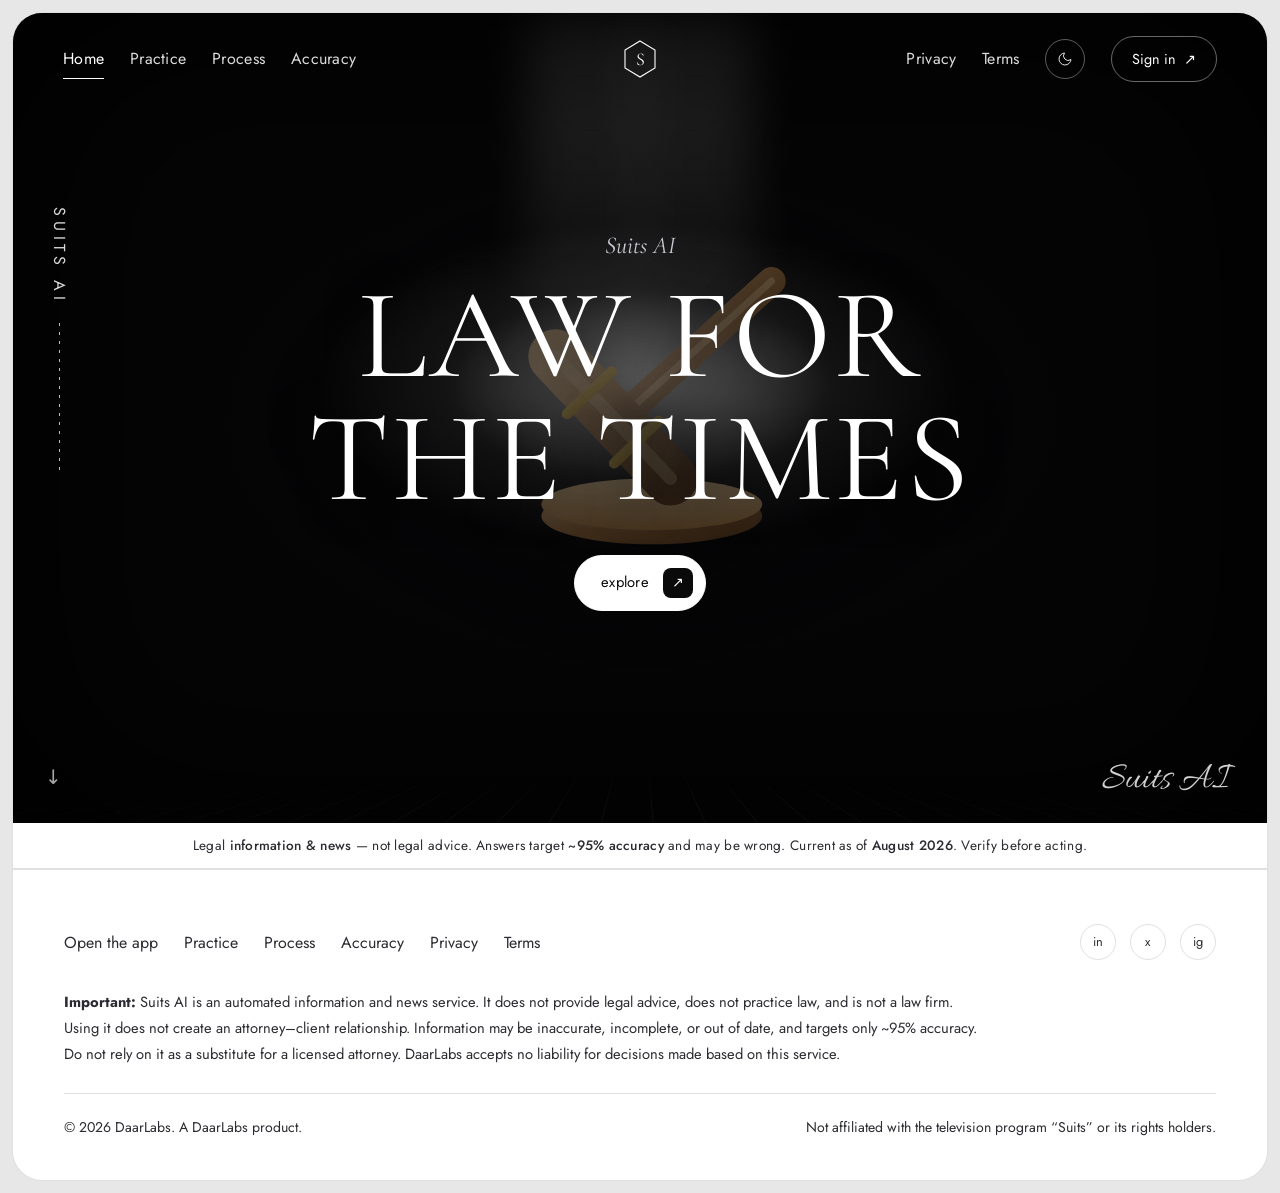
<file: web/index.html>
<!DOCTYPE html>
<html lang="en">
<head>
<meta charset="UTF-8" />
<meta name="viewport" content="width=device-width, initial-scale=1.0" />
<title>Suits AI — Legal Intelligence, Tailored</title>
<meta name="description" content="Suits AI gives clear, cited answers on immigration, tax, and everyday legal questions. Legal information & news — not legal advice. A DaarLabs product." />
<link rel="stylesheet" href="styles.css" />
<script src="theme.js"></script>
</head>
<body>
<div class="frame">

  <header class="hero">
    <div id="site-nav" data-variant="over"></div>

    <div class="hero-beam l"></div>
    <div class="hero-beam r"></div>
    <svg class="hammer" viewBox="0 0 400 400" aria-hidden="true">
      <defs>
        <linearGradient id="wood" x1="0" y1="0" x2="1" y2="1">
          <stop offset="0" stop-color="#d8b483"/><stop offset=".5" stop-color="#9a6a38"/><stop offset="1" stop-color="#5f3d1e"/>
        </linearGradient>
        <linearGradient id="woodTop" x1="0" y1="0" x2="0" y2="1">
          <stop offset="0" stop-color="#e9c896"/><stop offset="1" stop-color="#b07f45"/>
        </linearGradient>
        <linearGradient id="brass" x1="0" y1="0" x2="1" y2="1">
          <stop offset="0" stop-color="#f6e6ac"/><stop offset=".5" stop-color="#cBA23a"/><stop offset="1" stop-color="#8a6512"/>
        </linearGradient>
      </defs>
      <!-- sound block -->
      <ellipse cx="210" cy="332" rx="94" ry="24" fill="url(#wood)"/>
      <ellipse cx="210" cy="322" rx="94" ry="22" fill="url(#woodTop)"/>
      <!-- impact ring -->
      <circle class="ring" cx="210" cy="316" r="46" fill="none" stroke="#ffffff" stroke-width="4"/>
      <!-- gavel -->
      <g class="strike">
        <line x1="312" y1="132" x2="182" y2="250" stroke="url(#wood)" stroke-width="24" stroke-linecap="round"/>
        <line x1="312" y1="132" x2="182" y2="250" stroke="#eccf9c" stroke-width="6" stroke-linecap="round" opacity=".5"/>
        <line x1="128" y1="196" x2="226" y2="300" stroke="url(#wood)" stroke-width="46" stroke-linecap="round"/>
        <line x1="128" y1="196" x2="226" y2="300" stroke="#eccf9c" stroke-width="11" stroke-linecap="round" opacity=".4"/>
        <line x1="138" y1="245" x2="176" y2="209" stroke="url(#brass)" stroke-width="9" stroke-linecap="round"/>
        <line x1="178" y1="287" x2="216" y2="251" stroke="url(#brass)" stroke-width="9" stroke-linecap="round"/>
      </g>
    </svg>
    <div class="hero-glow"></div>
    <div class="hero-floor"></div>
    <div class="hero-vignette"></div>

    <div class="side-label"><span class="txt">Suits&nbsp;AI</span><span class="dots"></span></div>

    <div class="hero-content">
      <span class="kicker">Suits AI</span>
      <h1>Law for<br>the times</h1>
      <a class="btn on-dark" href="chat.html">explore <span class="arw">&#8599;</span></a>
    </div>

    <div class="scroll-cue">&#8595;</div>
    <div class="signature">Suits&nbsp;AI</div>
  </header>

  <div class="ribbon">
    Legal <b>information &amp; news</b> — not legal advice. Answers target <b>~95% accuracy</b> and may be wrong. Current as of <b>August&nbsp;2026</b>. Verify before acting.
  </div>

  <div id="site-footer"></div>
</div>
<script src="components.js"></script>
</body>
</html>
</file>
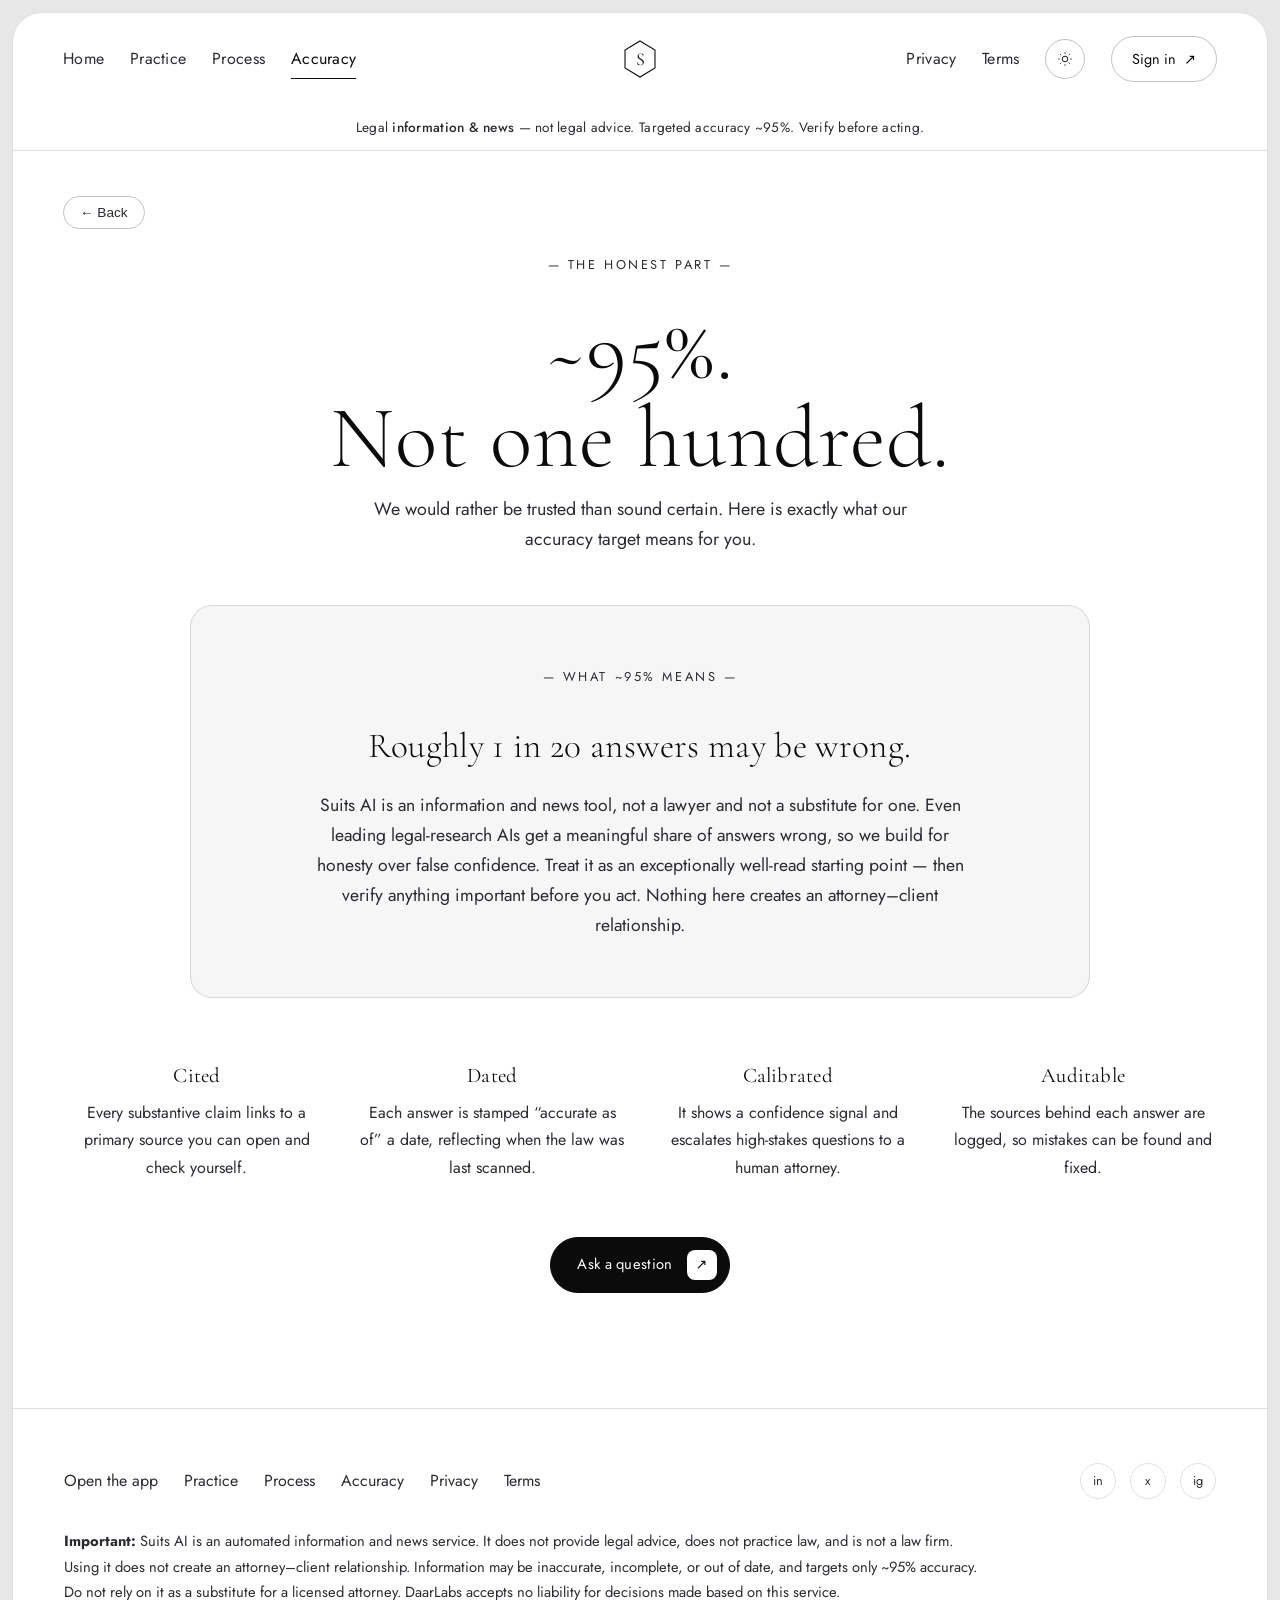
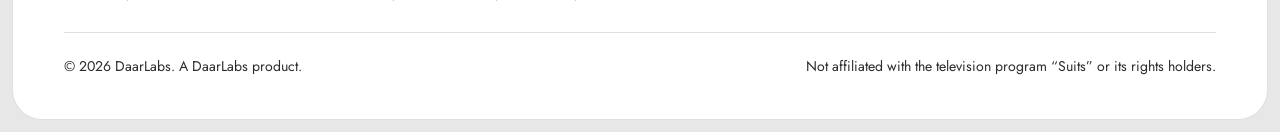
<file: web/accuracy.html>
<!DOCTYPE html>
<html lang="en">
<head>
<meta charset="UTF-8" />
<meta name="viewport" content="width=device-width, initial-scale=1.0" />
<title>Suits AI — Accuracy</title>
<meta name="description" content="Suits AI targets ~95% accuracy — which means it can be wrong. Here's how we stay honest about it." />
<link rel="stylesheet" href="styles.css" />
<script src="theme.js"></script>
</head>
<body>
<div class="frame">
  <div id="site-nav" data-variant="solid"></div>
  <div class="ribbon">Legal <b>information &amp; news</b> — not legal advice. Targeted accuracy ~95%. Verify before acting.</div>

  <div class="page-head">
    <button class="back" onclick="history.back()">← Back</button>
    <div class="wrap">
      <span class="sec-label">— The honest part —</span>
      <h1>~95%.<br>Not one hundred.</h1>
      <p class="lead">We would rather be trusted than sound certain. Here is exactly what our accuracy target means for you.</p>
    </div>
  </div>

  <section class="pad" style="padding-top:20px;">
    <div class="wrap">
      <div class="callout">
        <span class="sec-label">— What ~95% means —</span>
        <h3>Roughly 1 in 20 answers may be wrong.</h3>
        <p>Suits AI is an information and news tool, not a lawyer and not a substitute for one. Even leading legal-research AIs get a meaningful share of answers wrong, so we build for honesty over false confidence. Treat it as an exceptionally well-read starting point — then verify anything important before you act. Nothing here creates an attorney–client relationship.</p>
      </div>

      <div class="flow" style="margin-top:60px;">
        <div class="flow-step" style="padding-top:0;"><h3>Cited</h3><p>Every substantive claim links to a primary source you can open and check yourself.</p></div>
        <div class="flow-step" style="padding-top:0;"><h3>Dated</h3><p>Each answer is stamped “accurate as of” a date, reflecting when the law was last scanned.</p></div>
        <div class="flow-step" style="padding-top:0;"><h3>Calibrated</h3><p>It shows a confidence signal and escalates high-stakes questions to a human attorney.</p></div>
        <div class="flow-step" style="padding-top:0;"><h3>Auditable</h3><p>The sources behind each answer are logged, so mistakes can be found and fixed.</p></div>
      </div>

      <div style="text-align:center;margin-top:56px;">
        <a class="btn" href="chat.html">Ask a question <span class="arw">&#8599;</span></a>
      </div>
    </div>
  </section>

  <div id="site-footer"></div>
</div>
<script src="components.js"></script>
</body>
</html>
</file>
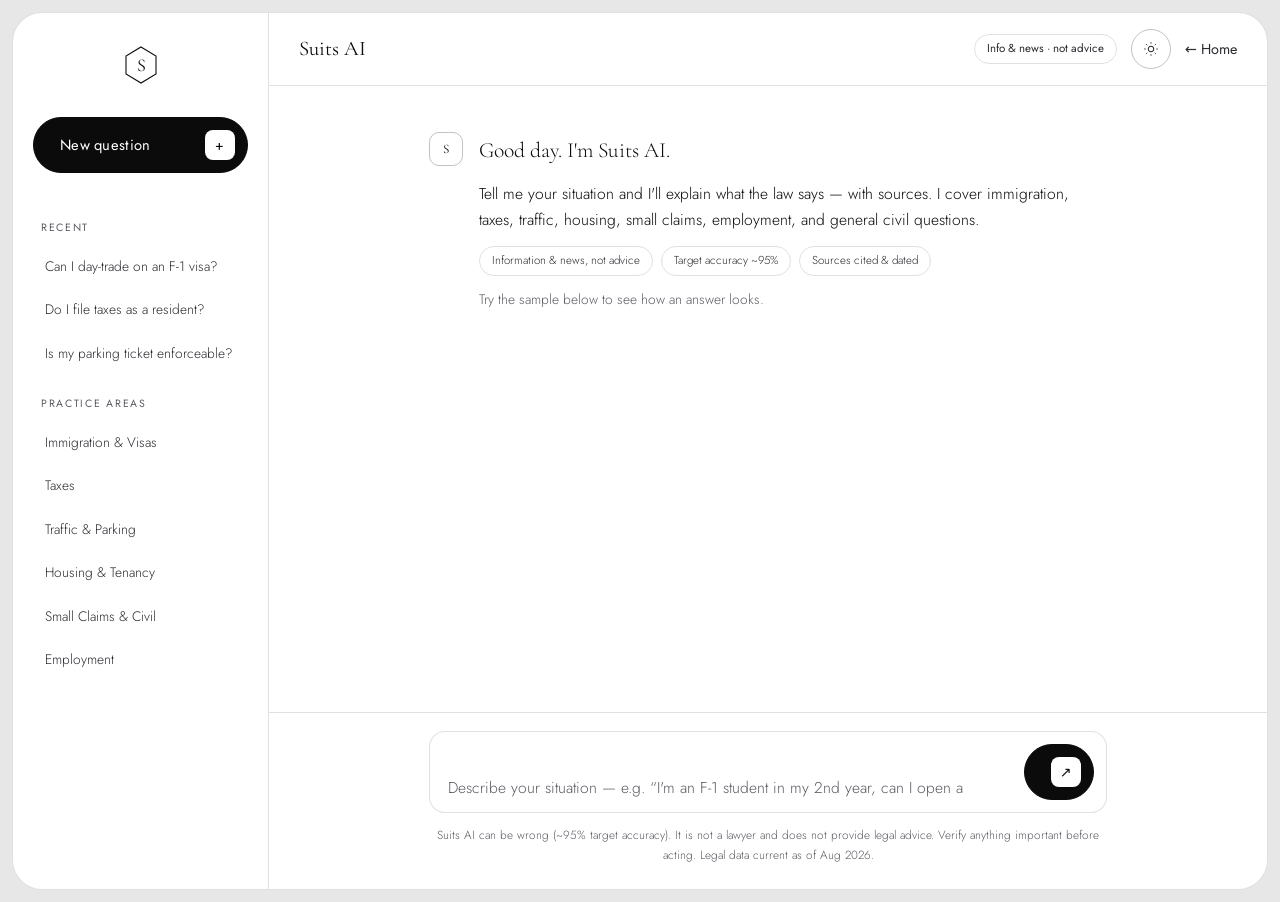
<file: web/chat.html>
<!DOCTYPE html>
<html lang="en">
<head>
<meta charset="UTF-8" />
<meta name="viewport" content="width=device-width, initial-scale=1.0" />
<title>Suits AI — Ask</title>
<meta name="description" content="Ask Suits AI a legal question. Information & news, not legal advice." />
<link rel="stylesheet" href="styles.css" />
<script src="theme.js"></script>
</head>
<body>
<div class="frame">
  <div class="chat-shell">
    <!-- Sidebar -->
    <aside class="chat-side">
      <a class="monogram" href="index.html" aria-label="Suits AI home">
        <svg viewBox="0 0 40 40" fill="none" stroke="currentColor" stroke-width="1.1">
          <path d="M20 2 L35 11 V29 L20 38 L5 29 V11 Z"/>
          <text x="20" y="26" text-anchor="middle" font-family="Cormorant Garamond, serif" font-size="18" fill="currentColor" stroke="none">S</text>
        </svg>
      </a>
      <button class="btn side-new" onclick="resetChat()">New question <span class="arw">+</span></button>
      <div class="side-h">Recent</div>
      <div class="side-item" onclick="loadDemo()">Can I day-trade on an F-1 visa?</div>
      <div class="side-item">Do I file taxes as a resident?</div>
      <div class="side-item">Is my parking ticket enforceable?</div>
      <div class="side-h">Practice areas</div>
      <div class="side-item">Immigration &amp; Visas</div>
      <div class="side-item">Taxes</div>
      <div class="side-item">Traffic &amp; Parking</div>
      <div class="side-item">Housing &amp; Tenancy</div>
      <div class="side-item">Small Claims &amp; Civil</div>
      <div class="side-item">Employment</div>
    </aside>

    <!-- Main -->
    <main class="chat-main">
      <div class="chat-top">
        <span class="t">Suits AI</span>
        <div style="display:flex;align-items:center;gap:14px;">
          <span class="badge">Info &amp; news · not advice</span>
          <button class="theme-toggle" onclick="toggleTheme()" aria-label="Toggle light or dark mode">
            <svg class="moon" width="16" height="16" viewBox="0 0 24 24" fill="none" stroke="currentColor" stroke-width="1.4"><path d="M21 12.8A9 9 0 1 1 11.2 3a7 7 0 0 0 9.8 9.8z"/></svg>
            <svg class="sun" width="16" height="16" viewBox="0 0 24 24" fill="none" stroke="currentColor" stroke-width="1.4"><circle cx="12" cy="12" r="4.2"/><path d="M12 2v2M12 20v2M2 12h2M20 12h2M4.9 4.9l1.4 1.4M17.7 17.7l1.4 1.4M19.1 4.9l-1.4 1.4M6.3 17.7l-1.4 1.4"/></svg>
          </button>
          <a class="link" href="index.html" style="font-size:.9rem;color:var(--text-2);">← Home</a>
        </div>
      </div>

      <div class="chat-scroll" id="scroll">
        <div class="wrap" style="max-width:780px;" id="thread">
          <div class="msg ai">
            <div class="av">S</div>
            <div class="body">
              <p class="big">Good day. I'm Suits AI.</p>
              <p>Tell me your situation and I'll explain what the law says — with sources. I cover immigration, taxes, traffic, housing, small claims, employment, and general civil questions.</p>
              <div class="badge-row">
                <span class="badge">Information &amp; news, not advice</span>
                <span class="badge">Target accuracy ~95%</span>
                <span class="badge">Sources cited &amp; dated</span>
              </div>
              <p style="font-size:.86rem;color:var(--muted);">Try the sample below to see how an answer looks.</p>
            </div>
          </div>
        </div>
      </div>

      <div class="chat-input-wrap">
        <div class="wrap" style="max-width:780px;">
          <div class="chat-input">
            <textarea id="input" rows="1" placeholder="Describe your situation — e.g. “I'm an F-1 student in my 2nd year, can I open a brokerage and day-trade?”" oninput="autogrow(this)"></textarea>
            <button class="btn" onclick="send()"><span class="arw">&#8599;</span></button>
          </div>
          <p class="chat-disc">Suits AI can be wrong (~95% target accuracy). It is not a lawyer and does not provide legal advice. Verify anything important before acting. Legal data current as of Aug 2026.</p>
        </div>
      </div>
    </main>
  </div>
</div>

<script>
function autogrow(el){ el.style.height='auto'; el.style.height=Math.min(el.scrollHeight,150)+'px'; }
function scrollDown(){ const s=document.getElementById('scroll'); s.scrollTop=s.scrollHeight; }
function escapeHtml(s){ return s.replace(/[&<>"']/g,c=>({'&':'&amp;','<':'&lt;','>':'&gt;','"':'&quot;',"'":'&#39;'}[c])); }

function addUser(text){
  document.getElementById('thread').insertAdjacentHTML('beforeend',
    `<div class="msg user"><div class="av">You</div><div class="body"><p>${escapeHtml(text)}</p></div></div>`);
  scrollDown();
}
function addDemoAnswer(){
  document.getElementById('thread').insertAdjacentHTML('beforeend', `
    <div class="msg ai"><div class="av">S</div><div class="body">
      <div class="badge-row">
        <span class="badge">Confidence: moderate</span>
        <span class="badge">Accurate as of: Jul 2026</span>
        <span class="badge warn">Not legal advice — verify before acting</span>
      </div>
      <p><strong>Short answer:</strong> Passive personal investing — buying and selling stocks in your own brokerage account — is generally treated as passive income and is typically permissible for F-1 students. Risk arises when trading looks like <em>work</em> or a <em>business</em>: doing it as a full-time occupation, or day-trading at a volume that resembles self-employment.</p>
      <p><strong>Why the line matters:</strong> F-1 status restricts <em>employment</em>, not owning assets. Frequent, high-volume day-trading can be argued to be a business activity requiring work authorization. Tax treatment is separate and depends on your residency status.</p>
      <div class="cite">8 CFR § 214.2(f) — Conditions of F-1 status &amp; employment restrictions. <a href="#">View source →</a></div>
      <div class="cite">USCIS Policy Manual, Vol. 2 — Nonimmigrant students. <a href="#">View source →</a></div>
      <p style="font-size:.9rem;color:var(--muted);"><strong>This is a fact-specific area.</strong> Confirm your specific situation with an immigration attorney before you begin. This answer is general information, targets ~95% accuracy, and may be incomplete or out of date.</p>
    </div></div>`);
  scrollDown();
}
function typing(){
  document.getElementById('thread').insertAdjacentHTML('beforeend',
    `<div class="msg ai" id="typing"><div class="av">S</div><div class="body"><p style="color:var(--muted);">Reading current sources…</p></div></div>`);
  scrollDown();
}
function send(){
  const el=document.getElementById('input'); const text=el.value.trim(); if(!text) return;
  addUser(text); el.value=''; autogrow(el); typing();
  setTimeout(()=>{ document.getElementById('typing')?.remove(); addDemoAnswer(); }, 900);
}
function loadDemo(){ document.getElementById('input').value="I'm an F-1 student in my 2nd year — can I day-trade stocks?"; send(); }
function resetChat(){ location.reload(); }
document.getElementById('input').addEventListener('keydown',e=>{ if(e.key==='Enter' && !e.shiftKey){ e.preventDefault(); send(); }});
</script>
</body>
</html>
</file>
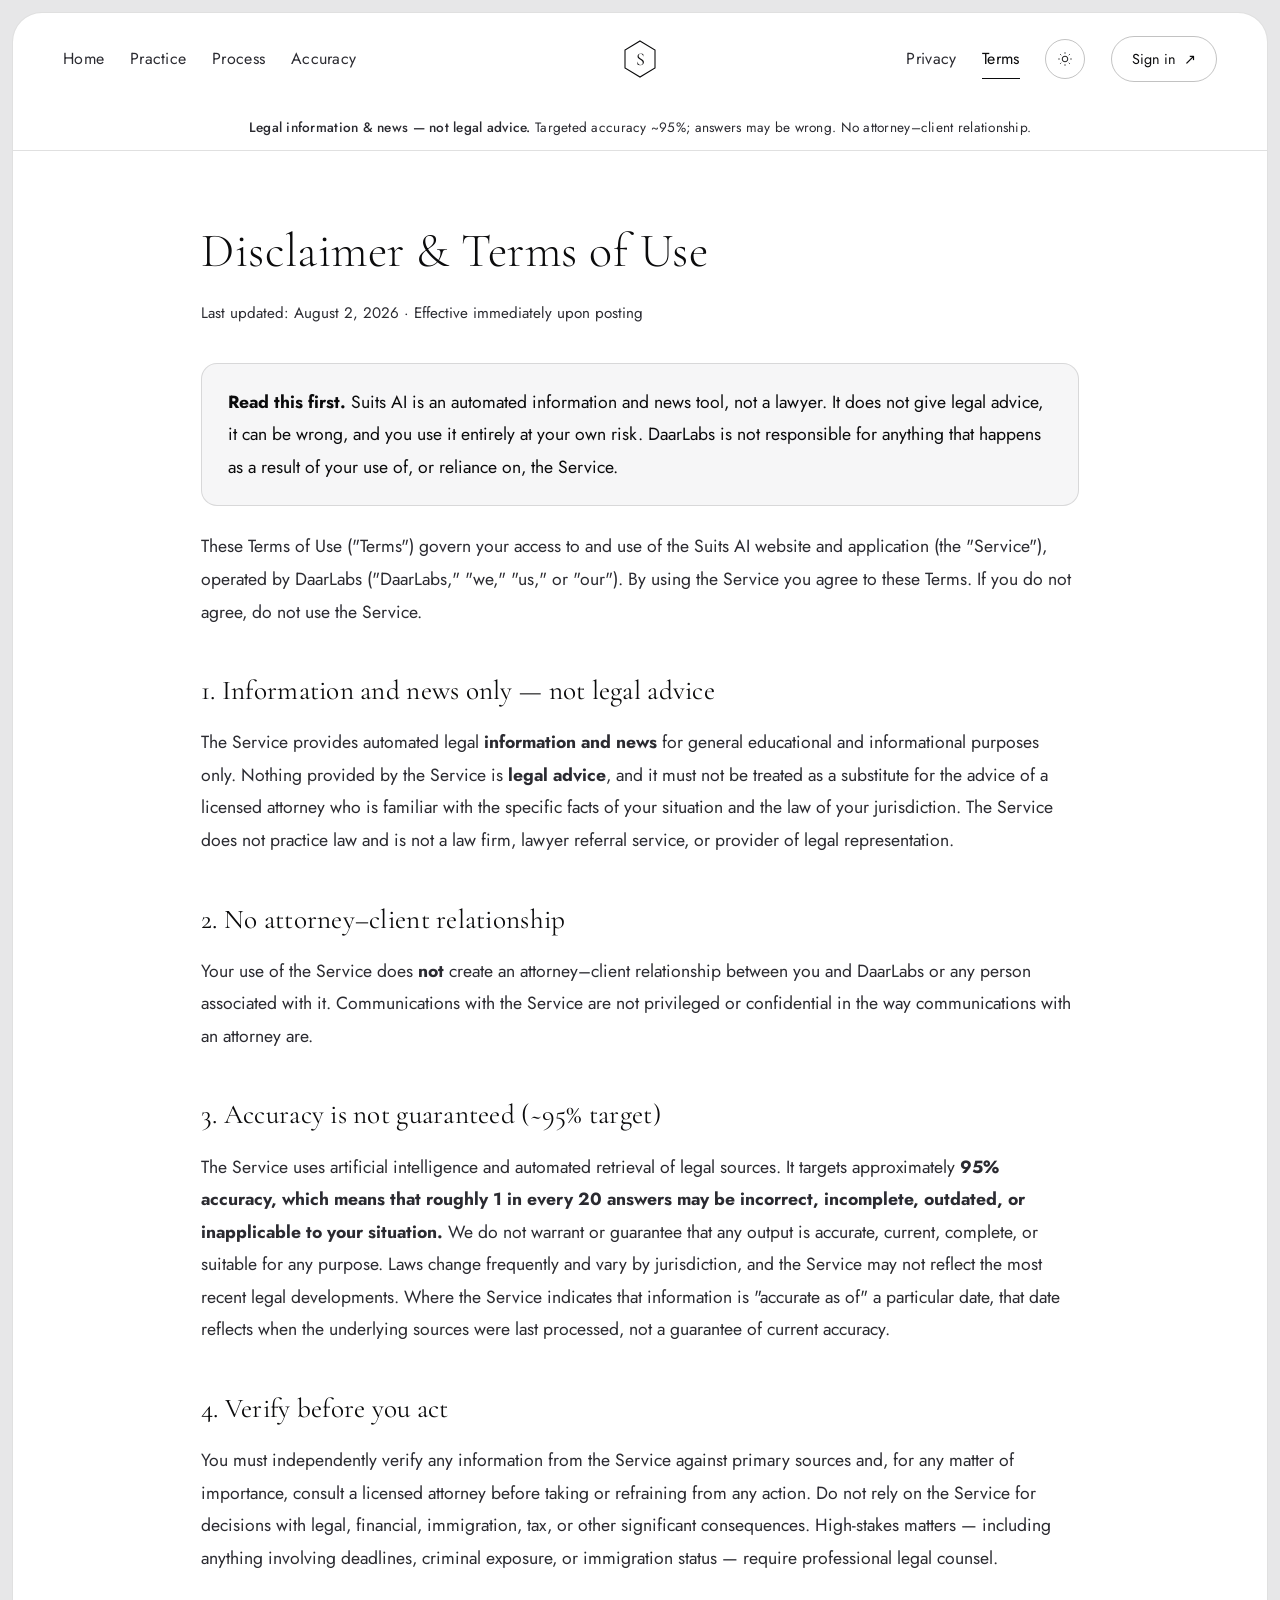
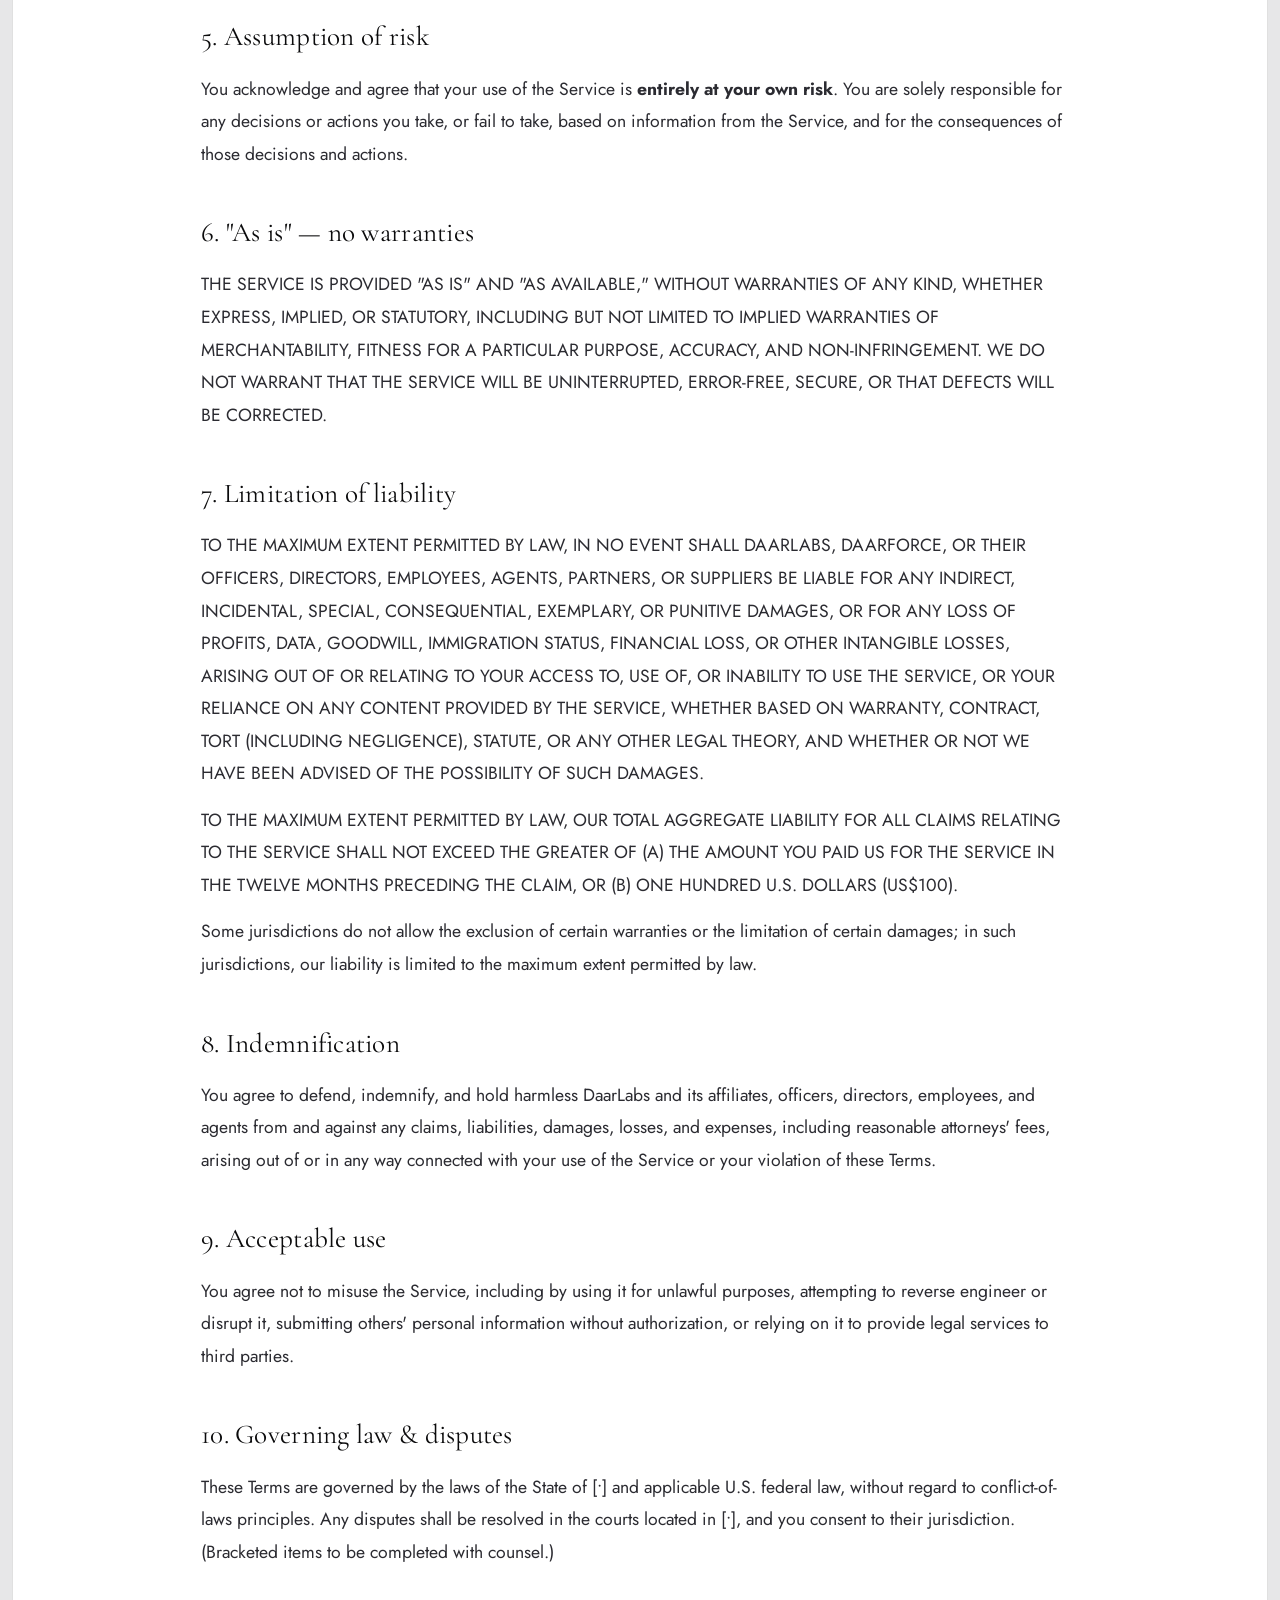
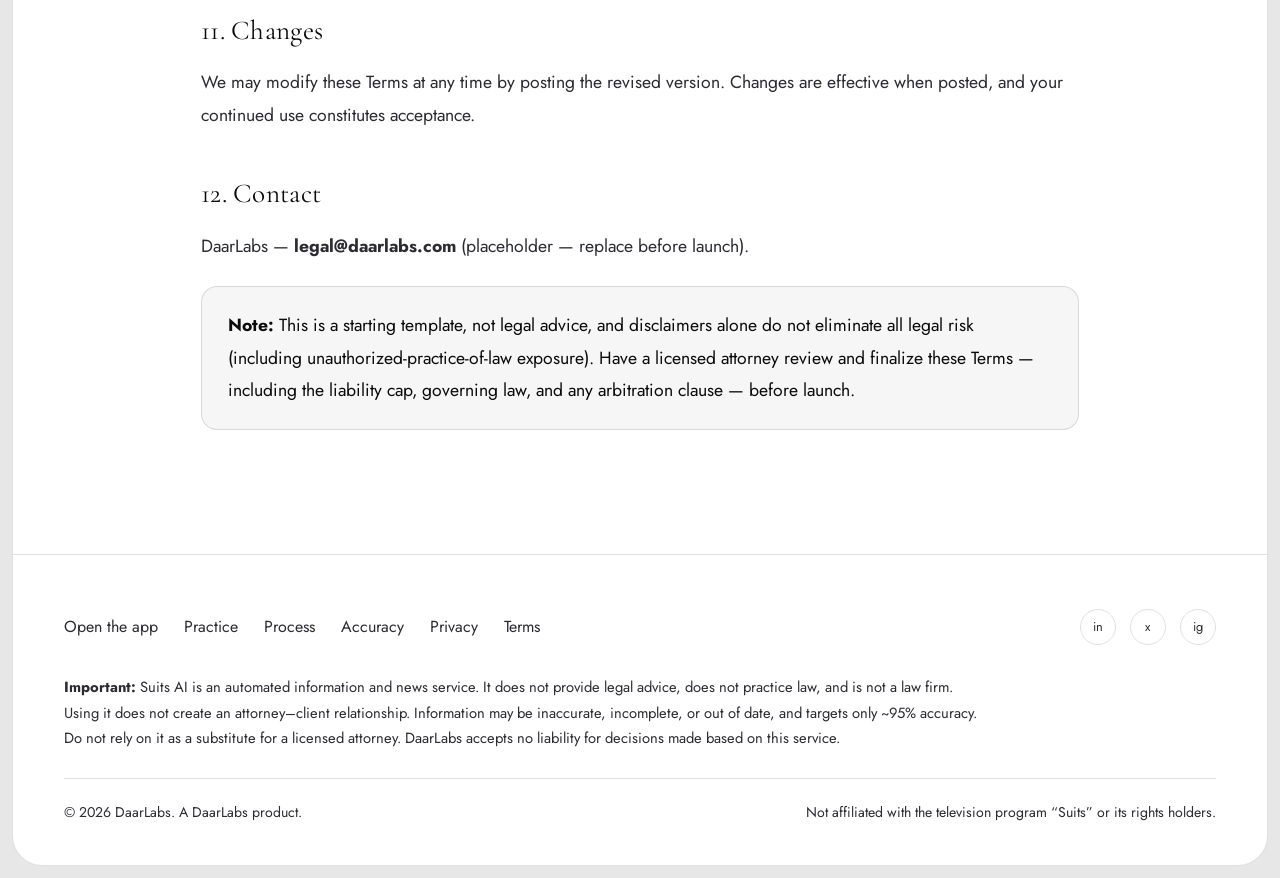
<file: web/disclaimer.html>
<!DOCTYPE html>
<html lang="en">
<head>
<meta charset="UTF-8" />
<meta name="viewport" content="width=device-width, initial-scale=1.0" />
<title>Suits AI — Disclaimer &amp; Terms</title>
<link rel="stylesheet" href="styles.css" />
<script src="theme.js"></script>
</head>
<body>
<div class="frame">

  <div id="site-nav" data-variant="solid"></div>

  <div class="ribbon">
    <b>Legal information &amp; news — not legal advice.</b> Targeted accuracy ~95%; answers may be wrong. No attorney–client relationship.
  </div>

<div class="doc">
  <div class="wrap doc-wrap">
    <h1>Disclaimer &amp; Terms of Use</h1>
    <p class="updated">Last updated: August 2, 2026 · Effective immediately upon posting</p>

    <div class="box">
      <p><strong>Read this first.</strong> Suits AI is an automated information and news tool, not a lawyer. It does not give legal advice, it can be wrong, and you use it entirely at your own risk. DaarLabs is not responsible for anything that happens as a result of your use of, or reliance on, the Service.</p>
    </div>

    <p>These Terms of Use ("Terms") govern your access to and use of the Suits AI website and application (the "Service"), operated by DaarLabs ("DaarLabs," "we," "us," or "our"). By using the Service you agree to these Terms. If you do not agree, do not use the Service.</p>

    <h2 id="no-advice">1. Information and news only — not legal advice</h2>
    <p>The Service provides automated legal <strong>information and news</strong> for general educational and informational purposes only. Nothing provided by the Service is <strong>legal advice</strong>, and it must not be treated as a substitute for the advice of a licensed attorney who is familiar with the specific facts of your situation and the law of your jurisdiction. The Service does not practice law and is not a law firm, lawyer referral service, or provider of legal representation.</p>

    <h2 id="no-relationship">2. No attorney–client relationship</h2>
    <p>Your use of the Service does <strong>not</strong> create an attorney–client relationship between you and DaarLabs or any person associated with it. Communications with the Service are not privileged or confidential in the way communications with an attorney are.</p>

    <h2>3. Accuracy is not guaranteed (~95% target)</h2>
    <p>The Service uses artificial intelligence and automated retrieval of legal sources. It targets approximately <strong>95% accuracy, which means that roughly 1 in every 20 answers may be incorrect, incomplete, outdated, or inapplicable to your situation.</strong> We do not warrant or guarantee that any output is accurate, current, complete, or suitable for any purpose. Laws change frequently and vary by jurisdiction, and the Service may not reflect the most recent legal developments. Where the Service indicates that information is "accurate as of" a particular date, that date reflects when the underlying sources were last processed, not a guarantee of current accuracy.</p>

    <h2>4. Verify before you act</h2>
    <p>You must independently verify any information from the Service against primary sources and, for any matter of importance, consult a licensed attorney before taking or refraining from any action. Do not rely on the Service for decisions with legal, financial, immigration, tax, or other significant consequences. High-stakes matters — including anything involving deadlines, criminal exposure, or immigration status — require professional legal counsel.</p>

    <h2>5. Assumption of risk</h2>
    <p>You acknowledge and agree that your use of the Service is <strong>entirely at your own risk</strong>. You are solely responsible for any decisions or actions you take, or fail to take, based on information from the Service, and for the consequences of those decisions and actions.</p>

    <h2>6. "As is" — no warranties</h2>
    <p>THE SERVICE IS PROVIDED "AS IS" AND "AS AVAILABLE," WITHOUT WARRANTIES OF ANY KIND, WHETHER EXPRESS, IMPLIED, OR STATUTORY, INCLUDING BUT NOT LIMITED TO IMPLIED WARRANTIES OF MERCHANTABILITY, FITNESS FOR A PARTICULAR PURPOSE, ACCURACY, AND NON-INFRINGEMENT. WE DO NOT WARRANT THAT THE SERVICE WILL BE UNINTERRUPTED, ERROR-FREE, SECURE, OR THAT DEFECTS WILL BE CORRECTED.</p>

    <h2 id="liability">7. Limitation of liability</h2>
    <p>TO THE MAXIMUM EXTENT PERMITTED BY LAW, IN NO EVENT SHALL DAARLABS, DAARFORCE, OR THEIR OFFICERS, DIRECTORS, EMPLOYEES, AGENTS, PARTNERS, OR SUPPLIERS BE LIABLE FOR ANY INDIRECT, INCIDENTAL, SPECIAL, CONSEQUENTIAL, EXEMPLARY, OR PUNITIVE DAMAGES, OR FOR ANY LOSS OF PROFITS, DATA, GOODWILL, IMMIGRATION STATUS, FINANCIAL LOSS, OR OTHER INTANGIBLE LOSSES, ARISING OUT OF OR RELATING TO YOUR ACCESS TO, USE OF, OR INABILITY TO USE THE SERVICE, OR YOUR RELIANCE ON ANY CONTENT PROVIDED BY THE SERVICE, WHETHER BASED ON WARRANTY, CONTRACT, TORT (INCLUDING NEGLIGENCE), STATUTE, OR ANY OTHER LEGAL THEORY, AND WHETHER OR NOT WE HAVE BEEN ADVISED OF THE POSSIBILITY OF SUCH DAMAGES.</p>
    <p>TO THE MAXIMUM EXTENT PERMITTED BY LAW, OUR TOTAL AGGREGATE LIABILITY FOR ALL CLAIMS RELATING TO THE SERVICE SHALL NOT EXCEED THE GREATER OF (A) THE AMOUNT YOU PAID US FOR THE SERVICE IN THE TWELVE MONTHS PRECEDING THE CLAIM, OR (B) ONE HUNDRED U.S. DOLLARS (US$100).</p>
    <p>Some jurisdictions do not allow the exclusion of certain warranties or the limitation of certain damages; in such jurisdictions, our liability is limited to the maximum extent permitted by law.</p>

    <h2>8. Indemnification</h2>
    <p>You agree to defend, indemnify, and hold harmless DaarLabs and its affiliates, officers, directors, employees, and agents from and against any claims, liabilities, damages, losses, and expenses, including reasonable attorneys' fees, arising out of or in any way connected with your use of the Service or your violation of these Terms.</p>

    <h2>9. Acceptable use</h2>
    <p>You agree not to misuse the Service, including by using it for unlawful purposes, attempting to reverse engineer or disrupt it, submitting others' personal information without authorization, or relying on it to provide legal services to third parties.</p>

    <h2>10. Governing law &amp; disputes</h2>
    <p>These Terms are governed by the laws of the State of [•] and applicable U.S. federal law, without regard to conflict-of-laws principles. Any disputes shall be resolved in the courts located in [•], and you consent to their jurisdiction. (Bracketed items to be completed with counsel.)</p>

    <h2>11. Changes</h2>
    <p>We may modify these Terms at any time by posting the revised version. Changes are effective when posted, and your continued use constitutes acceptance.</p>

    <h2>12. Contact</h2>
    <p>DaarLabs — <strong>legal@daarlabs.com</strong> (placeholder — replace before launch).</p>

    <div class="box">
      <p><strong>Note:</strong> This is a starting template, not legal advice, and disclaimers alone do not eliminate all legal risk (including unauthorized-practice-of-law exposure). Have a licensed attorney review and finalize these Terms — including the liability cap, governing law, and any arbitration clause — before launch.</p>
    </div>
  </div>
</div>

<div id="site-footer"></div>
</div>
<script src="components.js"></script>
</body>
</html>
</file>
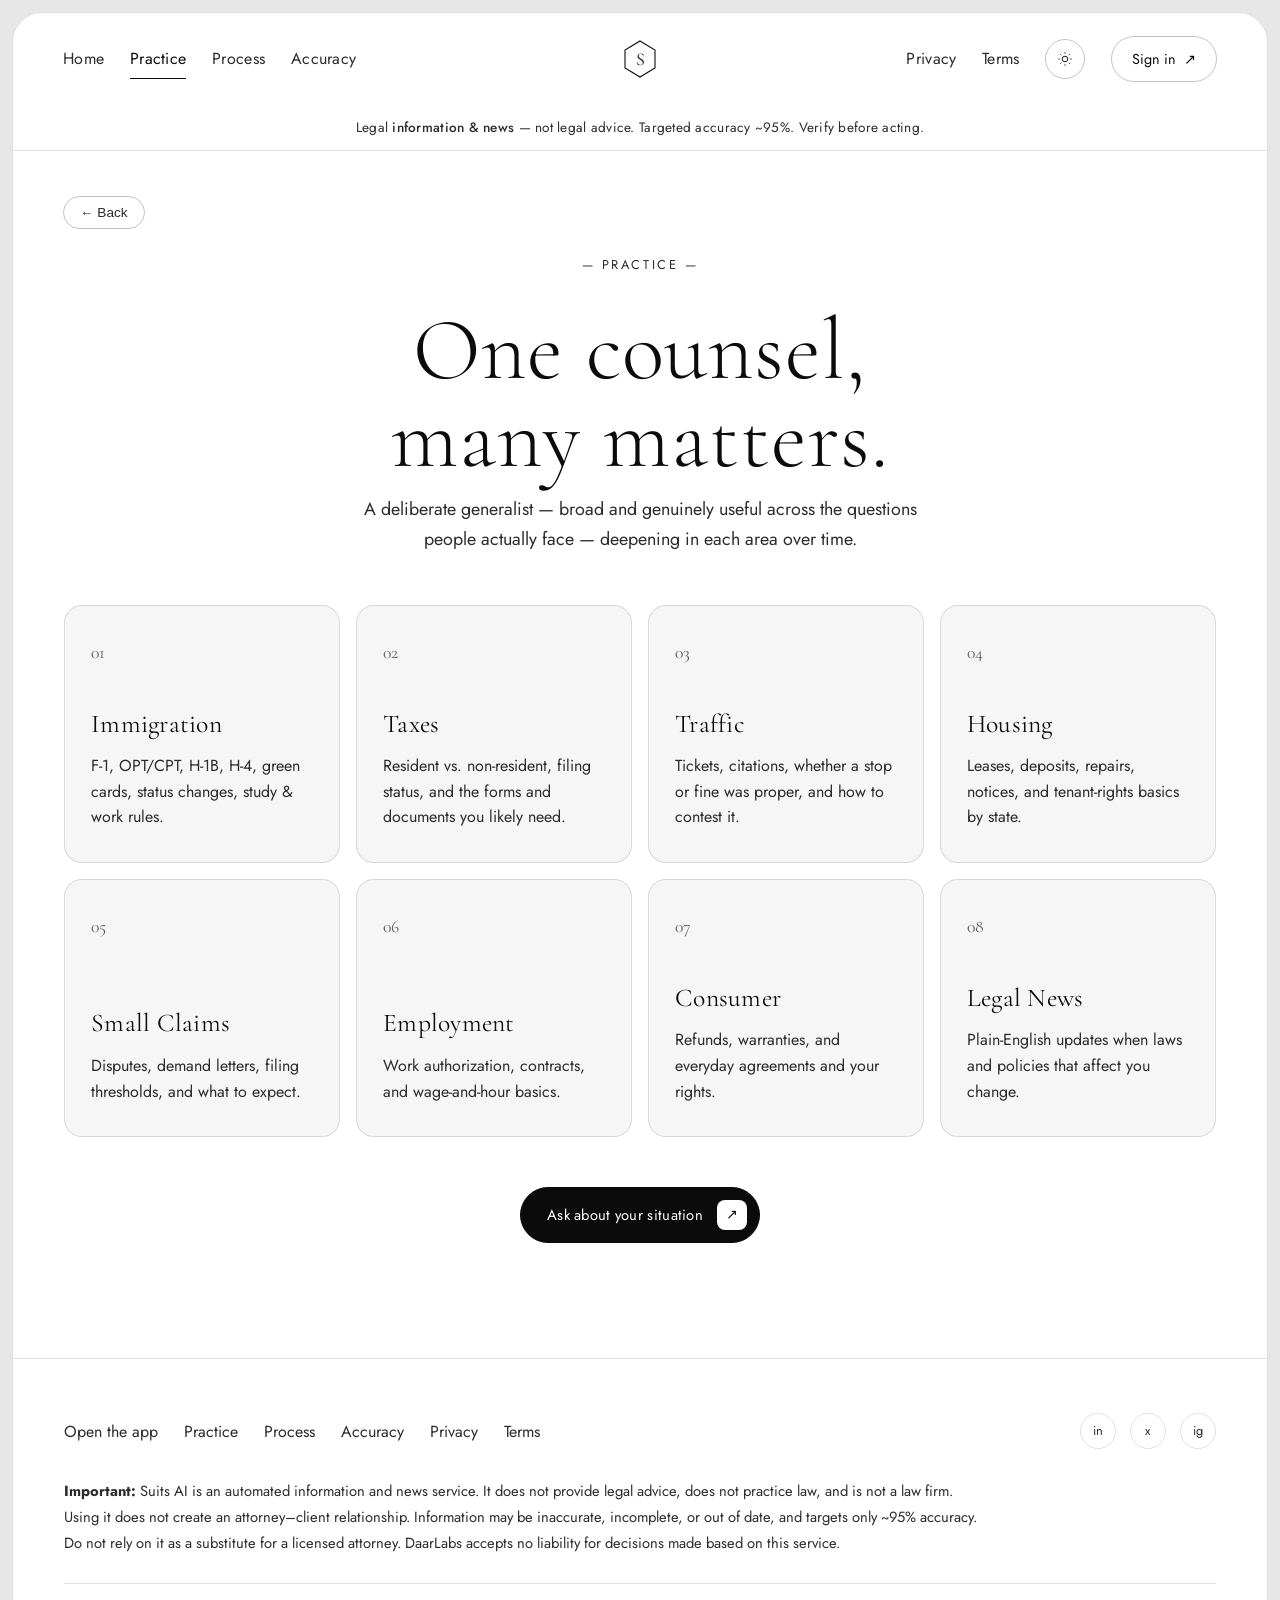
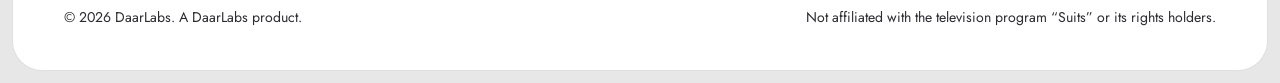
<file: web/practice.html>
<!DOCTYPE html>
<html lang="en">
<head>
<meta charset="UTF-8" />
<meta name="viewport" content="width=device-width, initial-scale=1.0" />
<title>Suits AI — Practice Areas</title>
<meta name="description" content="What Suits AI covers: immigration, tax, traffic, housing, small claims, employment, consumer, and legal news." />
<link rel="stylesheet" href="styles.css" />
<script src="theme.js"></script>
</head>
<body>
<div class="frame">
  <div id="site-nav" data-variant="solid"></div>
  <div class="ribbon">Legal <b>information &amp; news</b> — not legal advice. Targeted accuracy ~95%. Verify before acting.</div>

  <div class="page-head">
    <button class="back" onclick="history.back()">← Back</button>
    <div class="wrap">
      <span class="sec-label">— Practice —</span>
      <h1>One counsel,<br>many matters.</h1>
      <p class="lead">A deliberate generalist — broad and genuinely useful across the questions people actually face — deepening in each area over time.</p>
    </div>
  </div>

  <section class="pad" style="padding-top:20px;">
    <div class="wrap">
      <div class="cats">
        <div class="cat"><div class="num">01</div><h3>Immigration</h3><p>F-1, OPT/CPT, H-1B, H-4, green cards, status changes, study &amp; work rules.</p></div>
        <div class="cat"><div class="num">02</div><h3>Taxes</h3><p>Resident vs. non-resident, filing status, and the forms and documents you likely need.</p></div>
        <div class="cat"><div class="num">03</div><h3>Traffic</h3><p>Tickets, citations, whether a stop or fine was proper, and how to contest it.</p></div>
        <div class="cat"><div class="num">04</div><h3>Housing</h3><p>Leases, deposits, repairs, notices, and tenant-rights basics by state.</p></div>
        <div class="cat"><div class="num">05</div><h3>Small Claims</h3><p>Disputes, demand letters, filing thresholds, and what to expect.</p></div>
        <div class="cat"><div class="num">06</div><h3>Employment</h3><p>Work authorization, contracts, and wage-and-hour basics.</p></div>
        <div class="cat"><div class="num">07</div><h3>Consumer</h3><p>Refunds, warranties, and everyday agreements and your rights.</p></div>
        <div class="cat"><div class="num">08</div><h3>Legal News</h3><p>Plain-English updates when laws and policies that affect you change.</p></div>
      </div>
      <div style="text-align:center;margin-top:50px;">
        <a class="btn" href="chat.html">Ask about your situation <span class="arw">&#8599;</span></a>
      </div>
    </div>
  </section>

  <div id="site-footer"></div>
</div>
<script src="components.js"></script>
</body>
</html>
</file>
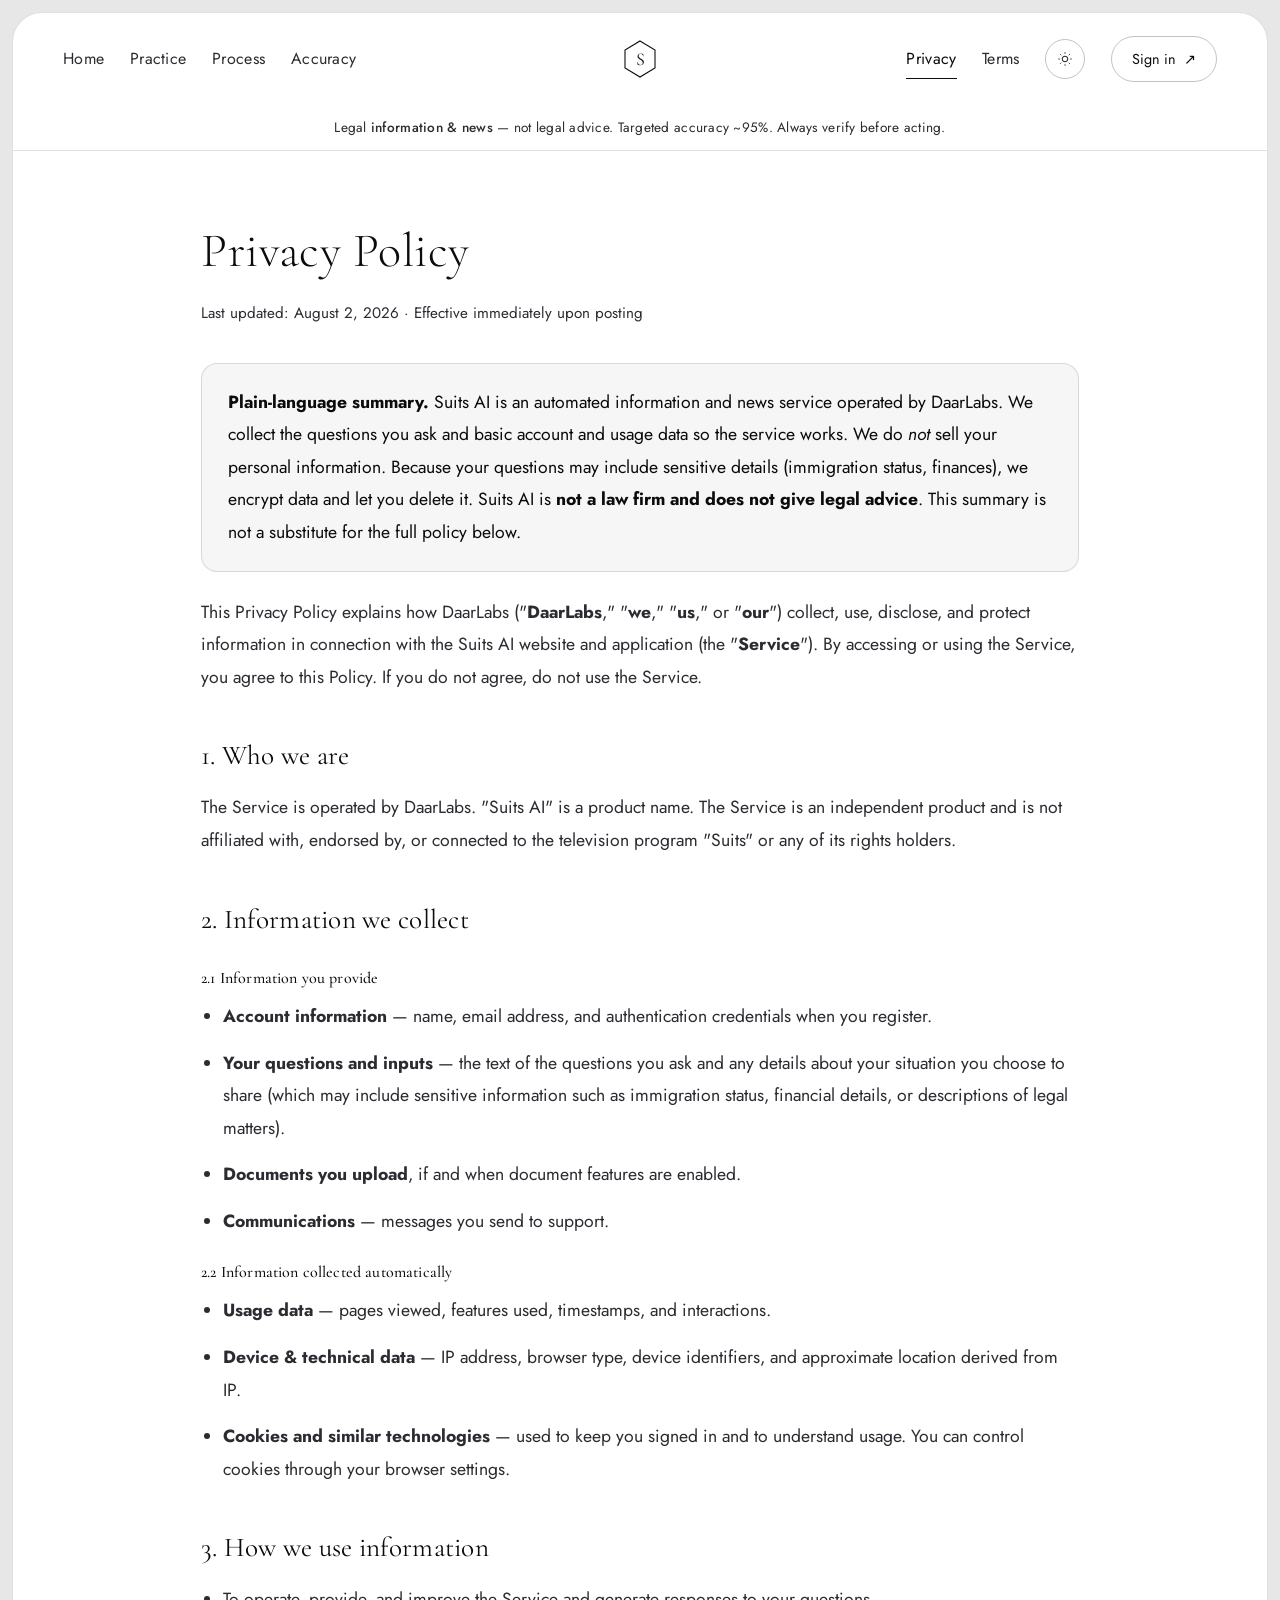
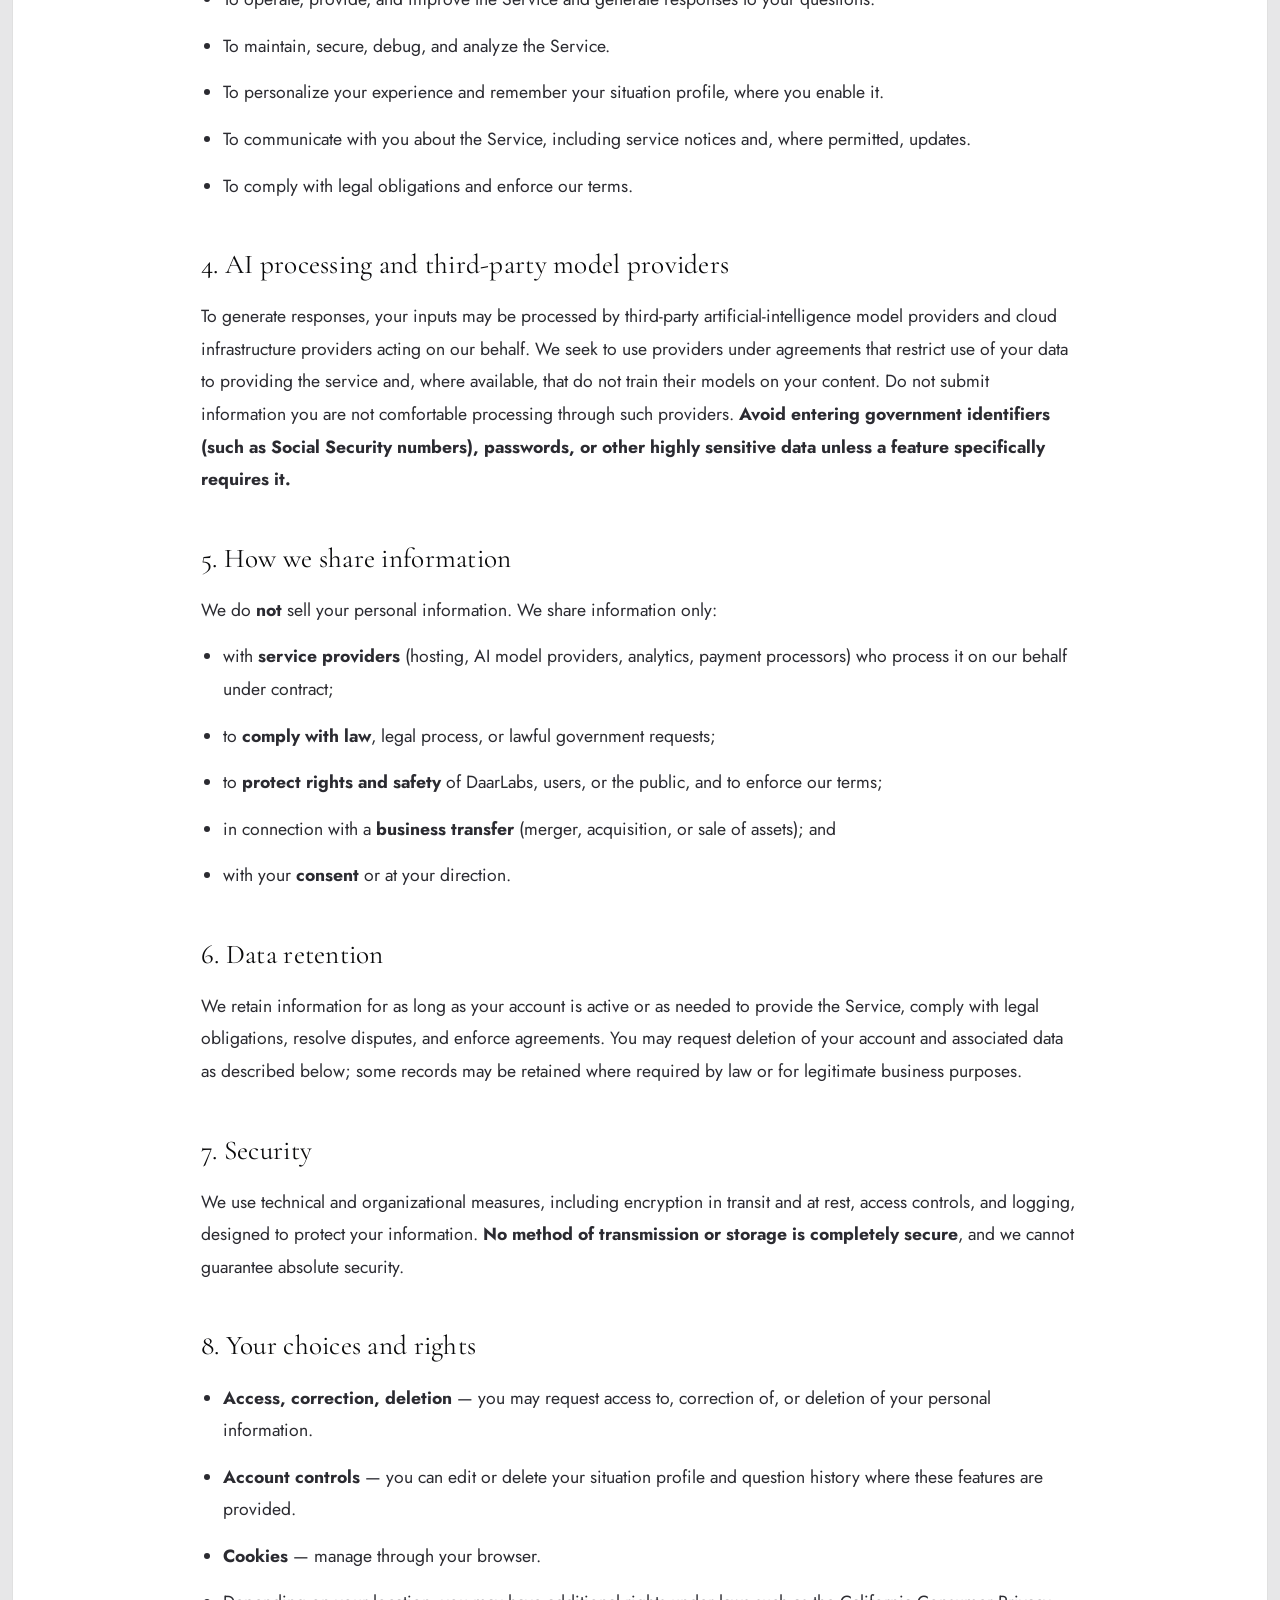
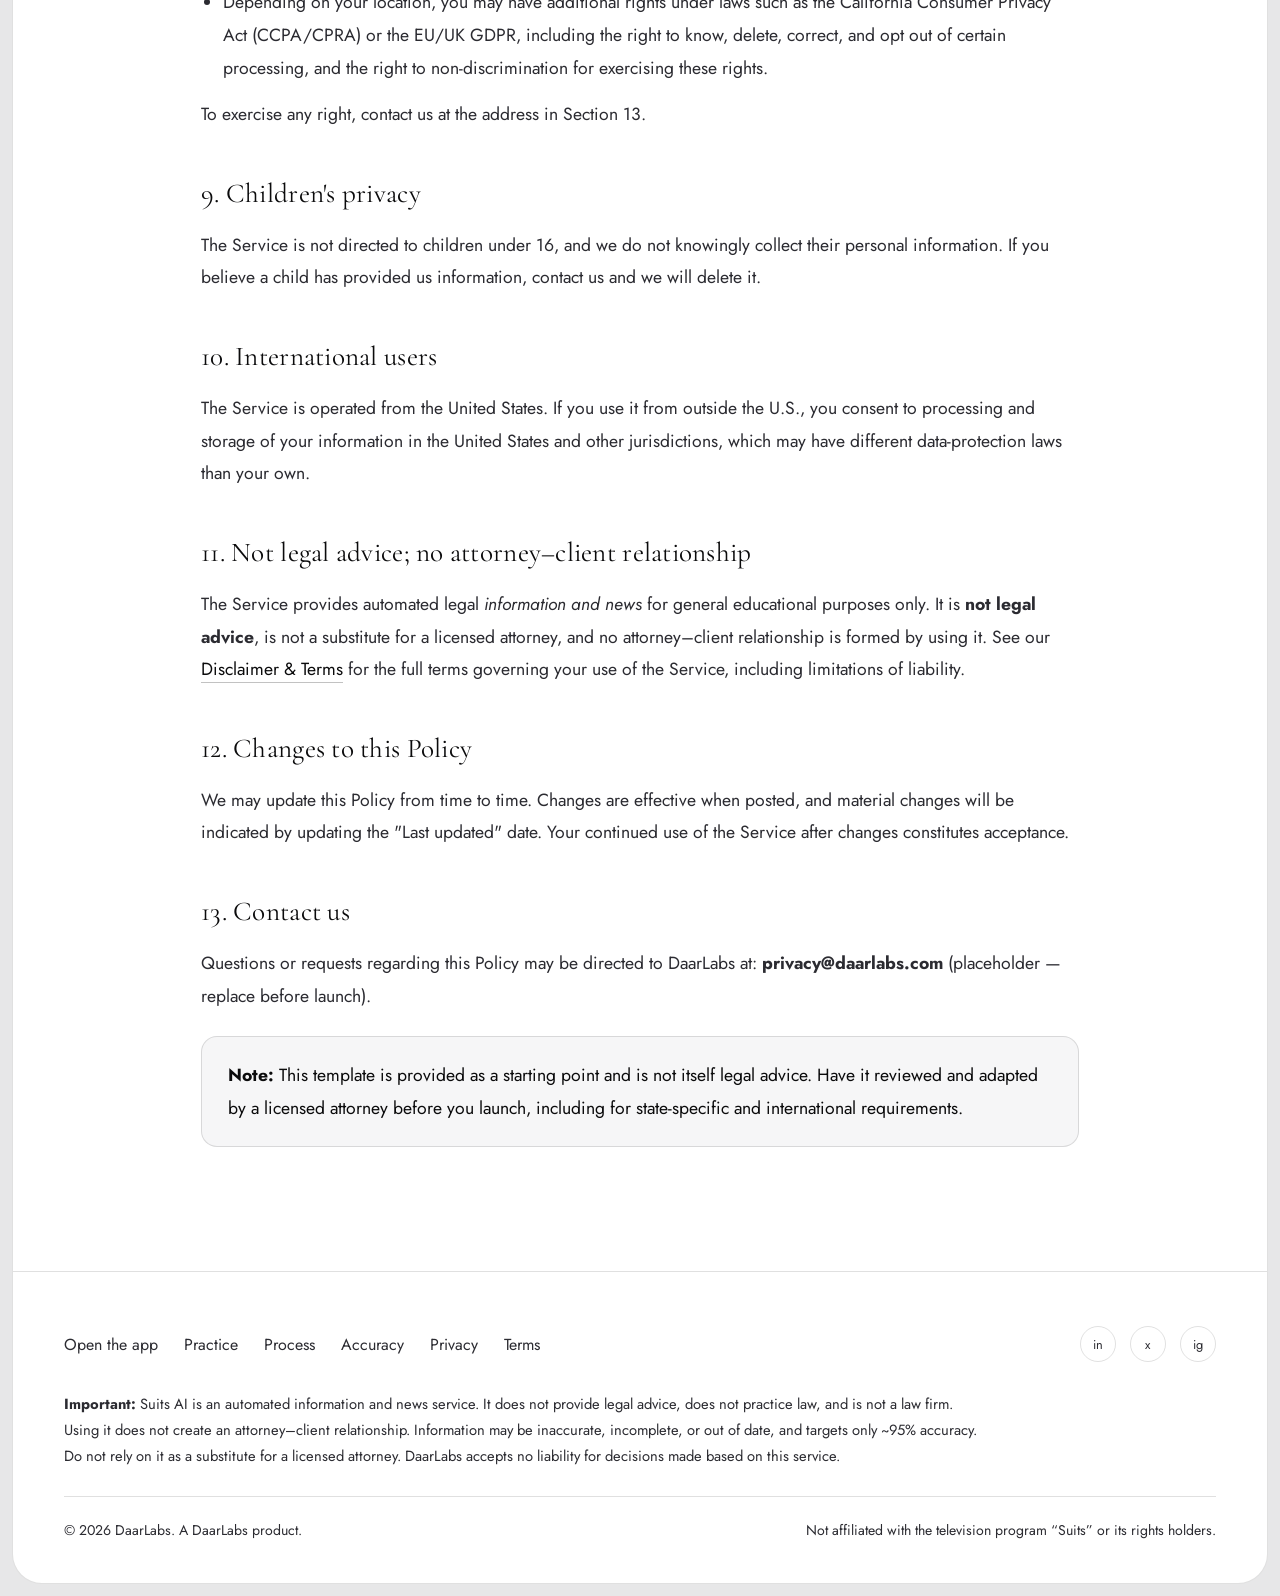
<file: web/privacy.html>
<!DOCTYPE html>
<html lang="en">
<head>
<meta charset="UTF-8" />
<meta name="viewport" content="width=device-width, initial-scale=1.0" />
<title>Suits AI — Privacy Policy</title>
<link rel="stylesheet" href="styles.css" />
<script src="theme.js"></script>
</head>
<body>
<div class="frame">

  <div id="site-nav" data-variant="solid"></div>

  <div class="ribbon">
    Legal <b>information &amp; news</b> — not legal advice. Targeted accuracy ~95%. Always verify before acting.
  </div>

<div class="doc">
  <div class="wrap doc-wrap">
    <h1>Privacy Policy</h1>
    <p class="updated">Last updated: August 2, 2026 · Effective immediately upon posting</p>

    <div class="box">
      <p><strong>Plain-language summary.</strong> Suits AI is an automated information and news service operated by DaarLabs. We collect the questions you ask and basic account and usage data so the service works. We do <em>not</em> sell your personal information. Because your questions may include sensitive details (immigration status, finances), we encrypt data and let you delete it. Suits AI is <strong>not a law firm and does not give legal advice</strong>. This summary is not a substitute for the full policy below.</p>
    </div>

    <p>This Privacy Policy explains how DaarLabs ("<strong>DaarLabs</strong>," "<strong>we</strong>," "<strong>us</strong>," or "<strong>our</strong>") collect, use, disclose, and protect information in connection with the Suits AI website and application (the "<strong>Service</strong>"). By accessing or using the Service, you agree to this Policy. If you do not agree, do not use the Service.</p>

    <h2>1. Who we are</h2>
    <p>The Service is operated by DaarLabs. "Suits AI" is a product name. The Service is an independent product and is not affiliated with, endorsed by, or connected to the television program "Suits" or any of its rights holders.</p>

    <h2>2. Information we collect</h2>
    <h3>2.1 Information you provide</h3>
    <ul>
      <li><strong>Account information</strong> — name, email address, and authentication credentials when you register.</li>
      <li><strong>Your questions and inputs</strong> — the text of the questions you ask and any details about your situation you choose to share (which may include sensitive information such as immigration status, financial details, or descriptions of legal matters).</li>
      <li><strong>Documents you upload</strong>, if and when document features are enabled.</li>
      <li><strong>Communications</strong> — messages you send to support.</li>
    </ul>
    <h3>2.2 Information collected automatically</h3>
    <ul>
      <li><strong>Usage data</strong> — pages viewed, features used, timestamps, and interactions.</li>
      <li><strong>Device &amp; technical data</strong> — IP address, browser type, device identifiers, and approximate location derived from IP.</li>
      <li><strong>Cookies and similar technologies</strong> — used to keep you signed in and to understand usage. You can control cookies through your browser settings.</li>
    </ul>

    <h2>3. How we use information</h2>
    <ul>
      <li>To operate, provide, and improve the Service and generate responses to your questions.</li>
      <li>To maintain, secure, debug, and analyze the Service.</li>
      <li>To personalize your experience and remember your situation profile, where you enable it.</li>
      <li>To communicate with you about the Service, including service notices and, where permitted, updates.</li>
      <li>To comply with legal obligations and enforce our terms.</li>
    </ul>

    <h2>4. AI processing and third-party model providers</h2>
    <p>To generate responses, your inputs may be processed by third-party artificial-intelligence model providers and cloud infrastructure providers acting on our behalf. We seek to use providers under agreements that restrict use of your data to providing the service and, where available, that do not train their models on your content. Do not submit information you are not comfortable processing through such providers. <strong>Avoid entering government identifiers (such as Social Security numbers), passwords, or other highly sensitive data unless a feature specifically requires it.</strong></p>

    <h2>5. How we share information</h2>
    <p>We do <strong>not</strong> sell your personal information. We share information only:</p>
    <ul>
      <li>with <strong>service providers</strong> (hosting, AI model providers, analytics, payment processors) who process it on our behalf under contract;</li>
      <li>to <strong>comply with law</strong>, legal process, or lawful government requests;</li>
      <li>to <strong>protect rights and safety</strong> of DaarLabs, users, or the public, and to enforce our terms;</li>
      <li>in connection with a <strong>business transfer</strong> (merger, acquisition, or sale of assets); and</li>
      <li>with your <strong>consent</strong> or at your direction.</li>
    </ul>

    <h2>6. Data retention</h2>
    <p>We retain information for as long as your account is active or as needed to provide the Service, comply with legal obligations, resolve disputes, and enforce agreements. You may request deletion of your account and associated data as described below; some records may be retained where required by law or for legitimate business purposes.</p>

    <h2>7. Security</h2>
    <p>We use technical and organizational measures, including encryption in transit and at rest, access controls, and logging, designed to protect your information. <strong>No method of transmission or storage is completely secure</strong>, and we cannot guarantee absolute security.</p>

    <h2>8. Your choices and rights</h2>
    <ul>
      <li><strong>Access, correction, deletion</strong> — you may request access to, correction of, or deletion of your personal information.</li>
      <li><strong>Account controls</strong> — you can edit or delete your situation profile and question history where these features are provided.</li>
      <li><strong>Cookies</strong> — manage through your browser.</li>
      <li>Depending on your location, you may have additional rights under laws such as the California Consumer Privacy Act (CCPA/CPRA) or the EU/UK GDPR, including the right to know, delete, correct, and opt out of certain processing, and the right to non-discrimination for exercising these rights.</li>
    </ul>
    <p>To exercise any right, contact us at the address in Section 13.</p>

    <h2>9. Children's privacy</h2>
    <p>The Service is not directed to children under 16, and we do not knowingly collect their personal information. If you believe a child has provided us information, contact us and we will delete it.</p>

    <h2>10. International users</h2>
    <p>The Service is operated from the United States. If you use it from outside the U.S., you consent to processing and storage of your information in the United States and other jurisdictions, which may have different data-protection laws than your own.</p>

    <h2>11. Not legal advice; no attorney–client relationship</h2>
    <p>The Service provides automated legal <em>information and news</em> for general educational purposes only. It is <strong>not legal advice</strong>, is not a substitute for a licensed attorney, and no attorney–client relationship is formed by using it. See our <a href="disclaimer.html">Disclaimer &amp; Terms</a> for the full terms governing your use of the Service, including limitations of liability.</p>

    <h2>12. Changes to this Policy</h2>
    <p>We may update this Policy from time to time. Changes are effective when posted, and material changes will be indicated by updating the "Last updated" date. Your continued use of the Service after changes constitutes acceptance.</p>

    <h2>13. Contact us</h2>
    <p>Questions or requests regarding this Policy may be directed to DaarLabs at: <strong>privacy@daarlabs.com</strong> (placeholder — replace before launch).</p>

    <div class="box">
      <p><strong>Note:</strong> This template is provided as a starting point and is not itself legal advice. Have it reviewed and adapted by a licensed attorney before you launch, including for state-specific and international requirements.</p>
    </div>
  </div>
</div>

<div id="site-footer"></div>
</div>
<script src="components.js"></script>
</body>
</html>
</file>
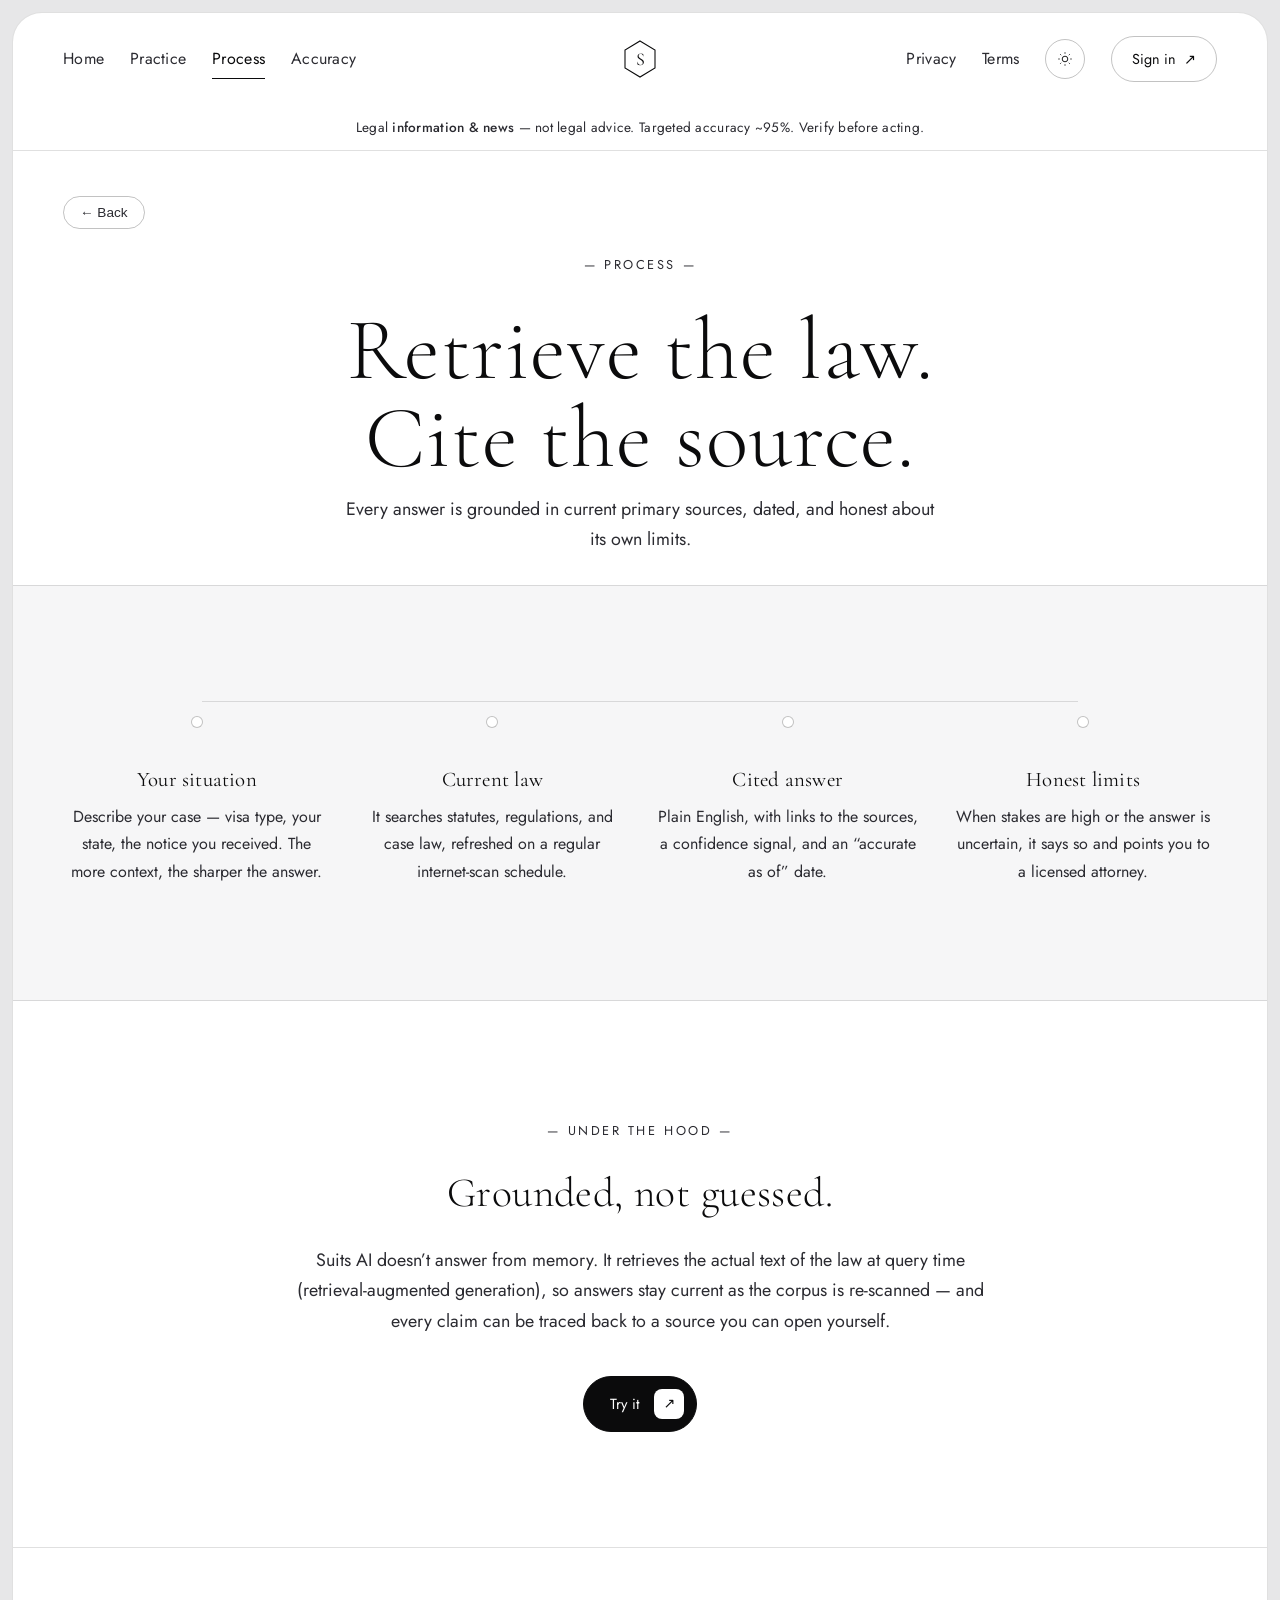
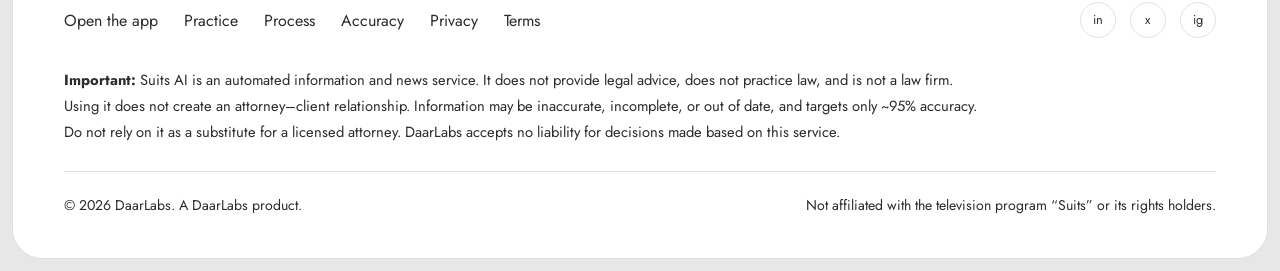
<file: web/process.html>
<!DOCTYPE html>
<html lang="en">
<head>
<meta charset="UTF-8" />
<meta name="viewport" content="width=device-width, initial-scale=1.0" />
<title>Suits AI — How It Works</title>
<meta name="description" content="How Suits AI works: it reads current law, cites its sources, and is honest about its limits." />
<link rel="stylesheet" href="styles.css" />
<script src="theme.js"></script>
</head>
<body>
<div class="frame">
  <div id="site-nav" data-variant="solid"></div>
  <div class="ribbon">Legal <b>information &amp; news</b> — not legal advice. Targeted accuracy ~95%. Verify before acting.</div>

  <div class="page-head">
    <button class="back" onclick="history.back()">← Back</button>
    <div class="wrap">
      <span class="sec-label">— Process —</span>
      <h1>Retrieve the law.<br>Cite the source.</h1>
      <p class="lead">Every answer is grounded in current primary sources, dated, and honest about its own limits.</p>
    </div>
  </div>

  <section class="pad workflow">
    <div class="wrap">
      <div class="flow-line"></div>
      <div class="flow">
        <div class="flow-step"><span class="dot"></span><h3>Your situation</h3><p>Describe your case — visa type, your state, the notice you received. The more context, the sharper the answer.</p></div>
        <div class="flow-step"><span class="dot"></span><h3>Current law</h3><p>It searches statutes, regulations, and case law, refreshed on a regular internet-scan schedule.</p></div>
        <div class="flow-step"><span class="dot"></span><h3>Cited answer</h3><p>Plain English, with links to the sources, a confidence signal, and an “accurate as of” date.</p></div>
        <div class="flow-step"><span class="dot"></span><h3>Honest limits</h3><p>When stakes are high or the answer is uncertain, it says so and points you to a licensed attorney.</p></div>
      </div>
    </div>
  </section>

  <section class="pad">
    <div class="wrap" style="max-width:820px;text-align:center;">
      <span class="sec-label">— Under the hood —</span>
      <h2 style="font-size:clamp(1.8rem,4vw,2.6rem);font-weight:300;margin-bottom:16px;">Grounded, not guessed.</h2>
      <p class="lead">Suits AI doesn’t answer from memory. It retrieves the actual text of the law at query time (retrieval-augmented generation), so answers stay current as the corpus is re-scanned — and every claim can be traced back to a source you can open yourself.</p>
      <div style="margin-top:40px;"><a class="btn" href="chat.html">Try it <span class="arw">&#8599;</span></a></div>
    </div>
  </section>

  <div id="site-footer"></div>
</div>
<script src="components.js"></script>
</body>
</html>
</file>
<file: web/styles.css>
/* ===========================================================
   Suits AI — Monochrome Luxury Design System
   Black / white, editorial serif, rounded frame, pill CTAs.
   Full light + dark support, full-bleed responsive, no scrollbars.
   =========================================================== */

@import url('https://fonts.googleapis.com/css2?family=Cormorant+Garamond:ital,wght@0,300;0,400;0,500;0,600;1,400&family=Jost:wght@300;400;500;600&family=Allura&display=swap');

/* ---------- Theme tokens ---------- */
:root,
[data-theme="dark"] {
  --bg:#000; --frame:#0a0a0b; --surface:#101012; --surface-2:#17171a;
  --text:#f4f4f5; --text-2:#d0d0d6; --muted:#9d9da5;
  --line:rgba(255,255,255,.12); --line-2:rgba(255,255,255,.22);
  --pill-bg:#fff; --pill-fg:#0a0a0b; --pill-bd:#fff; --field:#0e0e10; --card:#111113;
}
[data-theme="light"] {
  --bg:#e7e7e8; --frame:#fff; --surface:#f6f6f7; --surface-2:#efeff1;
  --text:#0b0b0c; --text-2:#2b2b31; --muted:#5b5b63;
  --line:rgba(0,0,0,.12); --line-2:rgba(0,0,0,.24);
  --pill-bg:#0b0b0c; --pill-fg:#fff; --pill-bd:#0b0b0c; --field:#fff; --card:#fff;
}
:root {
  --hero-bg:#050506; --hero-text:#f4f4f5; --hero-dim:#8b8b93;
  --font-serif:'Cormorant Garamond',Georgia,serif;
  --font-sans:'Jost',system-ui,-apple-system,sans-serif;
  --font-script:'Allura',cursive;
  --frame-radius:30px; --maxw:1640px;
}

* { box-sizing:border-box; margin:0; padding:0; }
html { scroll-behavior:smooth; scrollbar-width:none; -ms-overflow-style:none; }
/* ---- hide scrollbars everywhere (scroll still works) ---- */
*::-webkit-scrollbar { width:0; height:0; display:none; }
* { scrollbar-width:none; }

body {
  font-family:var(--font-sans); background:var(--bg); color:var(--text);
  font-weight:400; line-height:1.7; -webkit-font-smoothing:antialiased;
  transition:background .4s ease, color .4s ease;
}
a { color:inherit; text-decoration:none; }
svg { display:block; }

/* ---------- Rounded page frame ---------- */
.frame {
  position:relative; margin:12px; min-height:calc(100vh - 24px);
  background:var(--frame); border:1px solid var(--line);
  border-radius:var(--frame-radius); overflow:hidden;
  transition:background .4s ease, border-color .4s ease;
}
.wrap { width:100%; max-width:var(--maxw); margin:0 auto; padding:0 clamp(22px,4vw,80px); }


/* ---------- Typography ---------- */
h1,h2,h3,.serif { font-family:var(--font-serif); font-weight:400; letter-spacing:.01em; }
.eyebrow { font-size:11px; letter-spacing:.34em; text-transform:uppercase; color:var(--muted); }
.lead { color:var(--text-2); font-weight:400; font-size:clamp(1.1rem,1.4vw,1.3rem); line-height:1.7; }

/* ---------- Pill buttons ---------- */
.btn {
  display:inline-flex; align-items:center; gap:14px;
  font-family:var(--font-sans); font-weight:400; font-size:.92rem;
  padding:12px 12px 12px 26px; border-radius:100px;
  border:1px solid var(--pill-bd); background:var(--pill-bg); color:var(--pill-fg);
  cursor:pointer; transition:transform .2s ease, opacity .2s ease; letter-spacing:.02em;
}
.btn .arw { width:30px; height:30px; border-radius:8px; flex-shrink:0; display:grid; place-items:center; background:var(--pill-fg); color:var(--pill-bg); font-size:14px; }
.btn:hover { transform:translateY(-1px); }
.btn.outline { background:transparent; color:var(--text); border-color:var(--line-2); padding:12px 22px; }
.btn.outline:hover { border-color:var(--text); }
.btn.on-dark { background:#fff; color:#0a0a0b; border-color:#fff; }
.btn.on-dark .arw { background:#0a0a0b; color:#fff; }

/* ---------- Theme toggle ---------- */
.theme-toggle { width:40px; height:40px; border-radius:50%; border:1px solid var(--line-2); background:transparent; color:var(--text); cursor:pointer; display:grid; place-items:center; transition:all .2s ease; flex-shrink:0; }
.theme-toggle:hover { border-color:var(--text); }
.theme-toggle .sun { display:none; } .theme-toggle .moon { display:block; }
[data-theme="light"] .theme-toggle .sun { display:block; } [data-theme="light"] .theme-toggle .moon { display:none; }
.nav.over .theme-toggle { border-color:rgba(255,255,255,.35); color:#f4f4f5; }
.nav.over .theme-toggle .sun { display:none; } .nav.over .theme-toggle .moon { display:block; }

/* ---------- Nav ---------- */
.nav { position:relative; z-index:30; padding:20px clamp(22px,4vw,50px); }
.nav-inner { display:grid; grid-template-columns:1fr auto 1fr; align-items:center; gap:20px; }
.nav-group { display:flex; align-items:center; gap:clamp(16px,2vw,32px); }
.nav-group.right { justify-content:flex-end; }
.nav a.link { font-size:1rem; font-weight:400; color:var(--text-2); transition:color .18s; letter-spacing:.02em; position:relative; }
.nav a.link:hover { color:var(--text); }
.nav a.link.is-active { color:var(--text); }
.nav a.link.is-active::after { content:""; position:absolute; left:0; right:0; bottom:-6px; height:1px; background:currentColor; }
.monogram { width:52px; height:52px; display:grid; place-items:center; color:var(--text); }
.monogram svg { width:40px; height:40px; }
.nav.over { position:absolute; top:0; left:0; right:0; }
.nav.over a.link { color:rgba(255,255,255,.86); }
.nav.over a.link:hover, .nav.over a.link.is-active { color:#fff; }
.nav.over .monogram { color:#fff; }
.nav.over .signin { color:#fff; border-color:rgba(255,255,255,.4); }
.signin { display:inline-flex; align-items:center; gap:8px; padding:10px 20px; border:1px solid var(--line-2); border-radius:100px; font-size:.9rem; color:var(--text); transition:all .2s ease; white-space:nowrap; }
.signin:hover { border-color:var(--text); }

/* burger + mobile menu */
.nav-burger { display:none; width:42px; height:42px; border-radius:50%; border:1px solid var(--line-2); background:transparent; color:var(--text); cursor:pointer; align-items:center; justify-content:center; }
.nav.over .nav-burger { color:#fff; border-color:rgba(255,255,255,.4); }
.nav-mobile { display:none; }

/* ---------- Ribbon ---------- */
.ribbon { text-align:center; font-size:.85rem; letter-spacing:.02em; color:var(--text-2); font-weight:400; padding:11px clamp(22px,4vw,40px); border-bottom:1px solid var(--line); }
.ribbon b { color:var(--text-2); font-weight:500; }
.nav.over + .ribbon { border:0; }

/* ---------- Hero ---------- */
.hero { position:relative; overflow:hidden; background:var(--hero-bg); color:var(--hero-text); min-height:clamp(560px,90vh,1100px); display:flex; flex-direction:column; }
.hammer { position:absolute; left:50%; top:43%; transform:translate(-50%,-50%); width:min(46vw,470px); z-index:3; pointer-events:none; opacity:.62; filter:drop-shadow(0 22px 40px rgba(0,0,0,.55)); }
.hammer .strike { transform-box:fill-box; transform-origin:78% 33%; animation:strike 2.3s cubic-bezier(.6,0,.35,1) infinite; }
@keyframes strike {
  0%   { transform:rotate(-25deg); }
  38%  { transform:rotate(-29deg); }   /* wind up */
  50%  { transform:rotate(7deg); }     /* fast strike down */
  56%  { transform:rotate(-1deg); }    /* bounce */
  62%  { transform:rotate(3deg); }
  70%  { transform:rotate(-3deg); }
  100% { transform:rotate(-25deg); }   /* raise back up */
}
.hammer .ring { transform-box:fill-box; transform-origin:center; opacity:0; animation:ring 2.3s ease-out infinite; }
@keyframes ring {
  0%,44% { opacity:0; transform:scale(.35); }
  50%    { opacity:.55; transform:scale(.6); }
  66%    { opacity:0; transform:scale(1.7); }
  100%   { opacity:0; }
}
@media (prefers-reduced-motion: reduce) {
  .hammer .strike, .hammer .ring, .scroll-cue { animation:none; }
  .hammer .strike { transform:rotate(-14deg); }
}
.hero-floor { position:absolute; left:50%; bottom:-2%; width:340%; height:60%; transform:translateX(-50%) perspective(560px) rotateX(74deg); transform-origin:bottom center; z-index:1;
  background-image:linear-gradient(rgba(255,255,255,.10) 1px,transparent 1px),linear-gradient(90deg,rgba(255,255,255,.10) 1px,transparent 1px);
  background-size:58px 58px; -webkit-mask-image:linear-gradient(to top,#000 20%,transparent 85%); mask-image:linear-gradient(to top,#000 20%,transparent 85%); }
.hero-glow { position:absolute; left:50%; top:46%; transform:translate(-50%,-50%); width:min(60vw,640px); height:40%; z-index:2;
  background:radial-gradient(ellipse at center,rgba(255,255,255,.82),rgba(255,255,255,.12) 42%,transparent 72%); filter:blur(6px); pointer-events:none; }
.hero-beam { position:absolute; top:0; bottom:38%; width:120px; z-index:1; background:linear-gradient(to bottom,rgba(255,255,255,.14),transparent); filter:blur(24px); }
.hero-beam.l { left:41%; } .hero-beam.r { right:41%; }
.hero-vignette { position:absolute; inset:0; z-index:2; box-shadow:inset 0 0 200px 40px rgba(0,0,0,.85); pointer-events:none; }
.hero-content { position:relative; z-index:5; margin:auto; text-align:center; padding:0 24px; }
.hero-content::before { content:""; position:absolute; z-index:-1; left:50%; top:50%; transform:translate(-50%,-50%); width:140%; height:150%; background:radial-gradient(ellipse at center, rgba(5,5,6,.62), rgba(5,5,6,.28) 45%, transparent 72%); pointer-events:none; }
.hero-content .kicker { font-family:var(--font-serif); font-style:italic; font-size:clamp(1.15rem,1.9vw,1.7rem); color:#c9c9d1; }
.hero-content h1 { font-size:clamp(3rem,10vw,9rem); line-height:.96; font-weight:400; letter-spacing:.02em; text-transform:uppercase; color:#fff; margin:8px 0 34px; text-shadow:0 2px 40px rgba(0,0,0,.55); }
.side-label { position:absolute; left:clamp(18px,2.6vw,44px); top:24%; z-index:6; display:flex; flex-direction:column; align-items:center; gap:18px; color:rgba(255,255,255,.85); font-size:1rem; letter-spacing:.3em; }
.side-label .txt { writing-mode:vertical-rl; text-transform:uppercase; font-weight:400; }
.side-label .dots { width:1px; height:150px; background:repeating-linear-gradient(to bottom,rgba(255,255,255,.75) 0 3px,transparent 3px 9px); }
.scroll-cue { position:absolute; left:clamp(16px,2.5vw,40px); bottom:28px; z-index:6; color:rgba(255,255,255,.65); font-size:20px; animation:bob 2.4s ease-in-out infinite; }
@keyframes bob { 0%,100%{transform:translateY(0)} 50%{transform:translateY(6px)} }
.signature { position:absolute; right:clamp(20px,3vw,48px); bottom:24px; z-index:6; font-family:var(--font-script); font-size:clamp(1.8rem,3vw,2.8rem); color:rgba(255,255,255,.82); line-height:1; }

/* ---------- Page header (subpages) ---------- */
.page-head { text-align:center; padding:clamp(64px,11vh,150px) 0 30px; position:relative; }
.page-head .back { position:absolute; left:clamp(22px,4vw,50px); top:clamp(30px,5vh,60px); font-size:.85rem; color:var(--text-2); border:1px solid var(--line-2); border-radius:100px; padding:8px 16px; cursor:pointer; background:transparent; }
.page-head .back:hover { border-color:var(--text); color:var(--text); }
.page-head h1 { font-size:clamp(2.6rem,7vw,5.5rem); font-weight:300; line-height:1; margin:14px 0 12px; }
.page-head .lead { max-width:600px; margin:0 auto; }

/* ---------- Sections ---------- */
section.pad { padding:clamp(64px,9vw,120px) 0; position:relative; }
.sec-label { display:inline-block; font-size:.8rem; letter-spacing:.2em; text-transform:uppercase; color:var(--text-2); margin-bottom:16px; }
.section-head { text-align:center; max-width:780px; margin:0 auto clamp(40px,6vw,64px); }
.section-head h2 { font-size:clamp(2.2rem,5vw,4rem); font-weight:300; line-height:1.05; margin-bottom:14px; }
.section-head .lead { max-width:560px; margin:0 auto; }

/* Cards — auto-fit fills all available width */
.cats { display:grid; grid-template-columns:repeat(auto-fit,minmax(240px,1fr)); gap:16px; }
.cat { background:var(--surface); border:1px solid var(--line); border-radius:18px; padding:32px 26px; transition:all .25s ease; min-height:210px; display:flex; flex-direction:column; }
.cat:hover { border-color:var(--line-2); transform:translateY(-4px); }
.cat .num { font-family:var(--font-serif); font-size:1.1rem; color:var(--muted); margin-bottom:auto; }
.cat h3 { font-family:var(--font-serif); font-size:1.6rem; font-weight:400; margin:34px 0 8px; }
.cat p { font-size:1rem; color:var(--text-2); font-weight:400; line-height:1.6; }

/* Workflow */
.workflow { background:var(--surface); border-top:1px solid var(--line); border-bottom:1px solid var(--line); }
.flow { display:grid; grid-template-columns:repeat(auto-fit,minmax(210px,1fr)); gap:30px; margin-top:20px; }
.flow-line { height:1px; background:var(--line); margin:0 12%; }
.flow-step { text-align:center; position:relative; padding-top:40px; }
.flow-step .dot { position:absolute; top:-6px; left:50%; transform:translateX(-50%); width:12px; height:12px; border-radius:50%; border:1px solid var(--line-2); background:var(--frame); }
.flow-step h3 { font-family:var(--font-serif); font-size:1.3rem; font-weight:400; margin-bottom:6px; }
.flow-step p { font-size:1rem; color:var(--text-2); font-weight:400; }

/* Accuracy callout */
.callout { max-width:900px; margin:0 auto; text-align:center; border:1px solid var(--line); border-radius:22px; padding:clamp(34px,5vw,56px); background:var(--surface); }
.callout h3 { font-size:clamp(1.6rem,3.4vw,2.2rem); font-weight:300; margin:12px 0 16px; }
.callout p { color:var(--text-2); font-weight:400; font-size:1.1rem; line-height:1.7; max-width:660px; margin:0 auto; }

/* CTA */
.cta-band { text-align:center; padding:clamp(80px,12vw,140px) 0; }
.cta-band h2 { font-size:clamp(2.4rem,6vw,5rem); font-weight:300; margin-bottom:22px; line-height:1.02; }

/* ---------- Footer ---------- */
footer { border-top:1px solid var(--line); padding:54px 0 40px; }
.foot-top { display:flex; align-items:center; justify-content:space-between; gap:20px; flex-wrap:wrap; margin-bottom:30px; }
.foot-links { display:flex; gap:26px; flex-wrap:wrap; }
.foot-links a { font-size:1rem; color:var(--text-2); }
.foot-links a:hover { color:var(--text); }
.socials { display:flex; gap:14px; }
.socials a { width:36px; height:36px; border:1px solid var(--line); border-radius:50%; display:grid; place-items:center; color:var(--text-2); font-size:.8rem; }
.socials a:hover { border-color:var(--text); color:var(--text); }
.foot-disclaimer { font-size:.92rem; color:var(--text-2); font-weight:400; line-height:1.75; max-width:920px; }
.foot-bottom { border-top:1px solid var(--line); padding-top:22px; margin-top:26px; display:flex; justify-content:space-between; gap:12px; flex-wrap:wrap; font-size:.88rem; color:var(--text-2); }

/* ---------- Chat page ---------- */
.chat-shell { display:grid; grid-template-columns:clamp(240px,20vw,300px) 1fr; height:calc(100vh - 24px); }
.chat-side { border-right:1px solid var(--line); padding:26px 20px; overflow-y:auto; }
.chat-side .monogram { margin:0 auto 26px; }
.side-new { width:100%; justify-content:space-between; margin-bottom:26px; }
.side-h { font-size:.66rem; letter-spacing:.16em; text-transform:uppercase; color:var(--muted); margin:20px 8px 8px; }
.side-item { padding:10px 12px; border-radius:10px; font-size:.86rem; color:var(--text-2); cursor:pointer; font-weight:300; }
.side-item:hover { background:var(--surface); color:var(--text); }
.chat-main { display:flex; flex-direction:column; min-width:0; }
.chat-top { display:flex; align-items:center; justify-content:space-between; padding:16px clamp(18px,3vw,30px); border-bottom:1px solid var(--line); gap:12px; }
.chat-top .t { font-family:var(--font-serif); font-size:1.3rem; }
.chat-scroll { flex:1; overflow-y:auto; padding:30px 0 10px; }
.msg { display:flex; gap:16px; padding:16px 0; }
.msg .av { width:34px; height:34px; border-radius:10px; flex-shrink:0; display:grid; place-items:center; font-size:13px; }
.msg.user .av { background:var(--surface-2); color:var(--text); }
.msg.ai .av { border:1px solid var(--line-2); font-family:var(--font-serif); color:var(--text); }
.msg .body { font-size:.98rem; font-weight:300; color:var(--text); min-width:0; }
.msg .body p { margin-bottom:12px; }
.msg .body .big { font-family:var(--font-serif); font-size:1.35rem; }
.badge-row { display:flex; gap:8px; flex-wrap:wrap; margin:12px 0; }
.badge { font-size:.72rem; padding:4px 12px; border-radius:100px; border:1px solid var(--line); color:var(--text-2); }
.badge.warn { border-color:var(--line-2); color:var(--text); }
.cite { border:1px solid var(--line); border-radius:12px; padding:12px 15px; margin:8px 0; background:var(--surface); font-size:.84rem; color:var(--text-2); }
.cite a { color:var(--text); border-bottom:1px solid var(--line-2); }
.chat-input-wrap { border-top:1px solid var(--line); padding:18px 0 24px; }
.chat-input { display:flex; gap:10px; align-items:flex-end; background:var(--field); border:1px solid var(--line); border-radius:16px; padding:12px 12px 12px 18px; }
.chat-input textarea { flex:1; background:transparent; border:none; color:var(--text); font-family:var(--font-sans); font-weight:300; font-size:.98rem; resize:none; outline:none; max-height:150px; line-height:1.5; }
.chat-input textarea::placeholder { color:var(--muted); }
.chat-disc { text-align:center; font-size:.74rem; color:var(--muted); margin-top:12px; font-weight:300; }

/* ---------- Legal doc pages ---------- */
.doc { padding:60px 0 100px; }
.doc .wrap { max-width:none; padding-inline:max(24px, 15%); }
.doc-wrap { max-width:none; margin:0; }
.doc h1 { font-size:clamp(2.2rem,5vw,3rem); font-weight:300; margin-bottom:6px; }
.doc .updated { color:var(--text-2); font-size:.95rem; margin-bottom:36px; }
.doc h2 { font-family:var(--font-serif); font-size:1.7rem; font-weight:400; margin:40px 0 12px; }
.doc h3 { font-size:1rem; font-weight:500; margin:22px 0 8px; color:var(--text); }
.doc p,.doc li { color:var(--text-2); font-weight:400; font-size:1.1rem; margin-bottom:14px; line-height:1.85; }
.doc ul { padding-left:22px; margin-bottom:14px; }
.doc a { color:var(--text); border-bottom:1px solid var(--line-2); }
.doc .box { background:var(--surface); border:1px solid var(--line); border-radius:16px; padding:22px 26px; margin:24px 0; }
.doc .box p { color:var(--text); margin:0; }

/* ---------- Responsive ---------- */
@media (max-width:900px) {
  .nav-group.left, .nav-group.right .link, .nav-group.right .signin { display:none; }
  .nav-burger { display:flex; }
  .nav-mobile { display:block; position:absolute; top:100%; left:12px; right:12px; z-index:40;
    background:var(--frame); border:1px solid var(--line-2); border-radius:20px; padding:14px; margin-top:6px;
    box-shadow:0 30px 60px -20px rgba(0,0,0,.5); }
  .nav-mobile.hide { display:none; }
  .nav-mobile a { display:block; padding:12px 14px; border-radius:12px; color:var(--text); font-size:1rem; }
  .nav-mobile a:hover { background:var(--surface); }
  .nav-mobile .sep { height:1px; background:var(--line); margin:8px 4px; }
  .side-label { display:none; }
  .chat-shell { grid-template-columns:1fr; }
  .chat-side { display:none; }
}
@media (max-width:560px) {
  .frame { margin:6px; border-radius:20px; }
  .signature { font-size:1.6rem; }
  .hammer { width:78vw; opacity:.5; }
}
</file>
